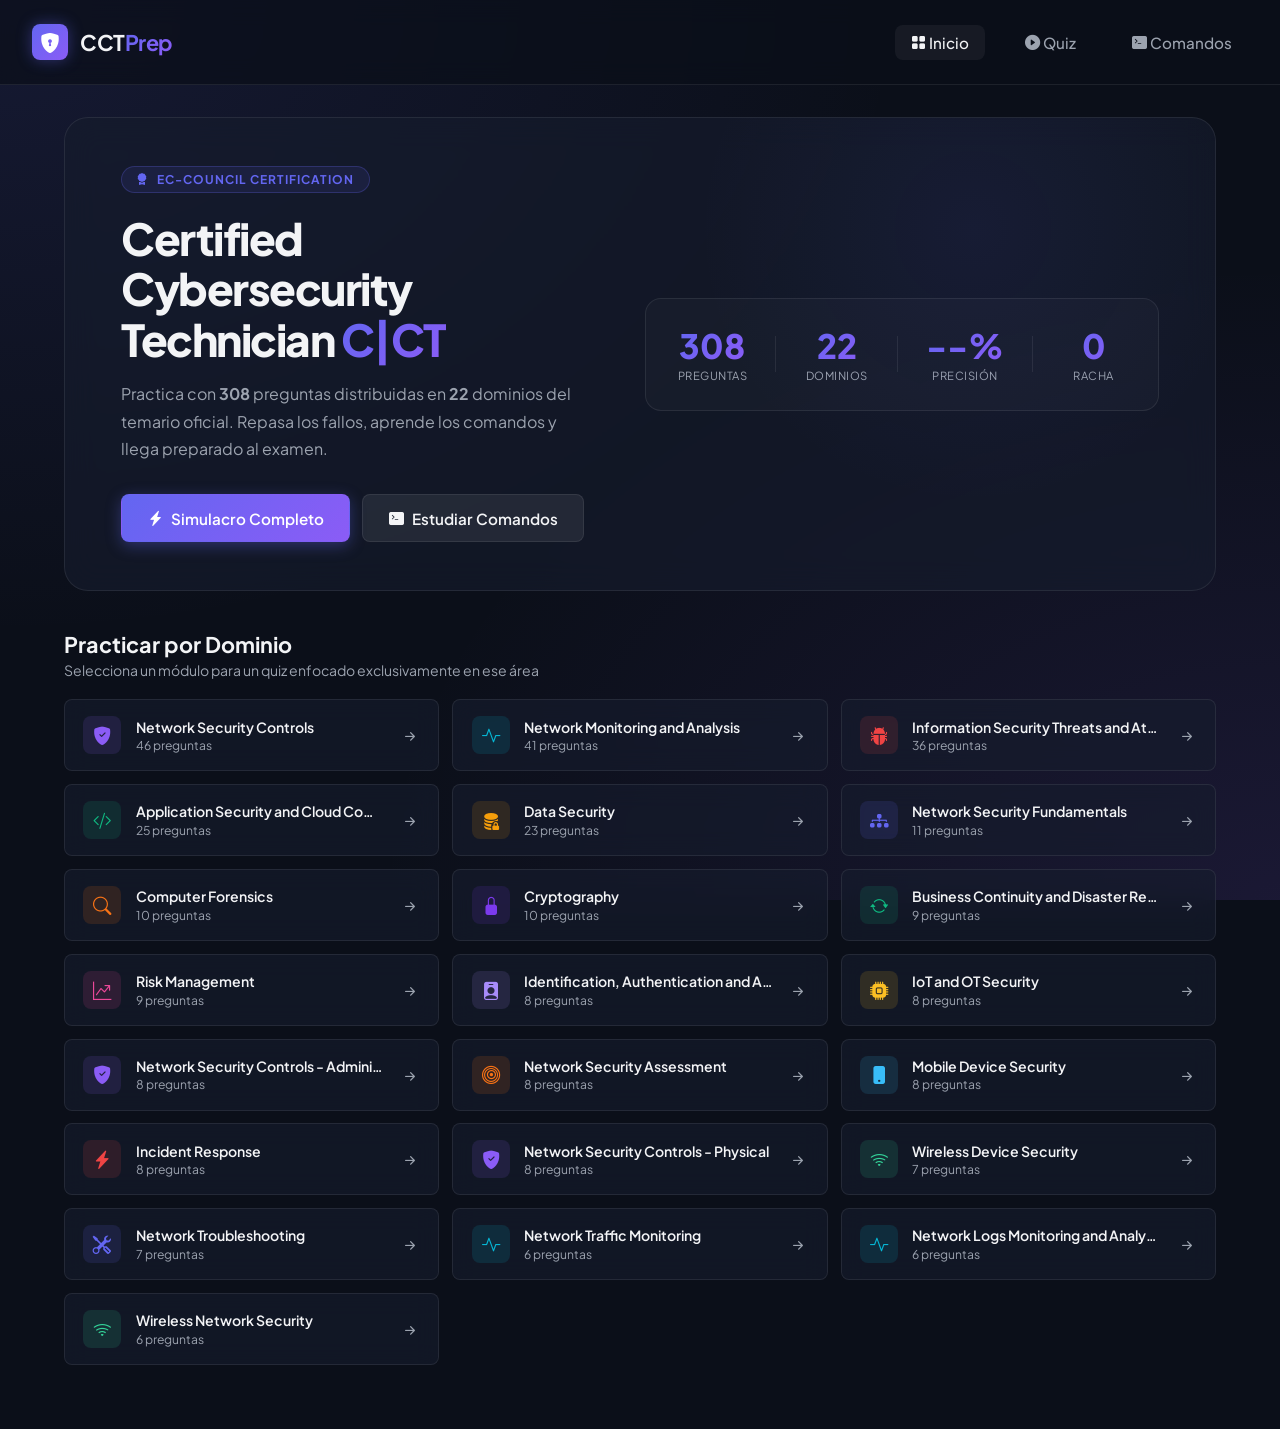
<file: index.html>
<!DOCTYPE html>
<html lang="es">
<head>
  <meta charset="UTF-8">
  <meta name="viewport" content="width=device-width, initial-scale=1.0">
  <title>CCT Prep — Dashboard</title>
  <link rel="stylesheet" href="style.css">
  <link rel="stylesheet" href="https://cdn.jsdelivr.net/npm/bootstrap-icons@1.11.3/font/bootstrap-icons.min.css">
  <link rel="manifest" href="manifest.json">
  <meta name="theme-color" content="#6366f1">
  <meta name="apple-mobile-web-app-capable" content="yes">
  <meta name="apple-mobile-web-app-status-bar-style" content="black-translucent">
  <meta name="apple-mobile-web-app-title" content="CCT Prep">
  <link rel="apple-touch-icon" href="icon-192.png">
  <script>if('serviceWorker' in navigator) navigator.serviceWorker.register('sw.js');</script>
</head>
<body>

  <nav class="navbar">
    <a href="index.html" class="brand">
      <div class="brand-icon"><i class="bi bi-shield-lock-fill"></i></div>
      <div class="brand-title">CCT<span>Prep</span></div>
    </a>
    <div class="nav-links">
      <a href="index.html" class="nav-link active"><i class="bi bi-grid-fill"></i> Inicio</a>
      <a href="quiz.html" class="nav-link"><i class="bi bi-play-circle-fill"></i> Quiz</a>
      <a href="commands.html" class="nav-link"><i class="bi bi-terminal-fill"></i> Comandos</a>
    </div>
  </nav>

  <div class="container">

    <!-- HERO -->
    <div class="hero-card">
      <div class="hero-left">
        <div class="hero-badge"><i class="bi bi-award-fill"></i> EC-Council Certification</div>
        <h1 class="hero-title">Certified<br>Cybersecurity<br>Technician <span>C|CT</span></h1>
        <p class="hero-desc">
          Practica con <strong>308</strong> preguntas distribuidas en
          <strong>22</strong> dominios del temario oficial. Repasa los fallos, aprende los comandos y llega preparado al examen.
        </p>
        <div class="hero-actions">
          <a href="quiz.html?mode=all" class="btn btn-primary btn-lg">
            <i class="bi bi-lightning-charge-fill"></i> Simulacro Completo
          </a>
          <a href="commands.html" class="btn btn-secondary btn-lg">
            <i class="bi bi-terminal-fill"></i> Estudiar Comandos
          </a>
        </div>
      </div>
      <div class="hero-right">
        <div class="hero-stats">
          <div class="hero-stat">
            <div class="hero-stat-val">308</div>
            <div class="hero-stat-lbl">Preguntas</div>
          </div>
          <div class="hero-stat-divider"></div>
          <div class="hero-stat">
            <div class="hero-stat-val">22</div>
            <div class="hero-stat-lbl">Dominios</div>
          </div>
          <div class="hero-stat-divider"></div>
          <div class="hero-stat">
            <div class="hero-stat-val" id="stat-acc">--%</div>
            <div class="hero-stat-lbl">Precisión</div>
          </div>
          <div class="hero-stat-divider"></div>
          <div class="hero-stat">
            <div class="hero-stat-val" id="stat-streak">0</div>
            <div class="hero-stat-lbl">Racha</div>
          </div>
        </div>
      </div>
    </div>

    <!-- DOMAIN GRID -->
    <div class="section-header">
      <h2 class="section-title">Practicar por Dominio</h2>
      <p class="section-subtitle">Selecciona un módulo para un quiz enfocado exclusivamente en ese área</p>
    </div>

    <div class="domain-grid">
            <a href="quiz.html?domain=Network%20Security%20Controls" class="domain-card" data-domain="Network Security Controls">
        <div class="domain-card-icon"><i class="bi bi-folder-fill"></i></div>
        <div class="domain-card-body">
          <div class="domain-card-name">Network Security Controls</div>
          <div class="domain-card-count">46 preguntas</div>
        </div>
        <div class="domain-card-arrow"><i class="bi bi-arrow-right-short"></i></div>
      </a>
      <a href="quiz.html?domain=Network%20Monitoring%20and%20Analysis" class="domain-card" data-domain="Network Monitoring and Analysis">
        <div class="domain-card-icon"><i class="bi bi-folder-fill"></i></div>
        <div class="domain-card-body">
          <div class="domain-card-name">Network Monitoring and Analysis</div>
          <div class="domain-card-count">41 preguntas</div>
        </div>
        <div class="domain-card-arrow"><i class="bi bi-arrow-right-short"></i></div>
      </a>
      <a href="quiz.html?domain=Information%20Security%20Threats%20and%20Attacks" class="domain-card" data-domain="Information Security Threats and Attacks">
        <div class="domain-card-icon"><i class="bi bi-folder-fill"></i></div>
        <div class="domain-card-body">
          <div class="domain-card-name">Information Security Threats and Attacks</div>
          <div class="domain-card-count">36 preguntas</div>
        </div>
        <div class="domain-card-arrow"><i class="bi bi-arrow-right-short"></i></div>
      </a>
      <a href="quiz.html?domain=Application%20Security%20and%20Cloud%20Computing" class="domain-card" data-domain="Application Security and Cloud Computing">
        <div class="domain-card-icon"><i class="bi bi-folder-fill"></i></div>
        <div class="domain-card-body">
          <div class="domain-card-name">Application Security and Cloud Computing</div>
          <div class="domain-card-count">25 preguntas</div>
        </div>
        <div class="domain-card-arrow"><i class="bi bi-arrow-right-short"></i></div>
      </a>
      <a href="quiz.html?domain=Data%20Security" class="domain-card" data-domain="Data Security">
        <div class="domain-card-icon"><i class="bi bi-folder-fill"></i></div>
        <div class="domain-card-body">
          <div class="domain-card-name">Data Security</div>
          <div class="domain-card-count">23 preguntas</div>
        </div>
        <div class="domain-card-arrow"><i class="bi bi-arrow-right-short"></i></div>
      </a>
      <a href="quiz.html?domain=Network%20Security%20Fundamentals" class="domain-card" data-domain="Network Security Fundamentals">
        <div class="domain-card-icon"><i class="bi bi-folder-fill"></i></div>
        <div class="domain-card-body">
          <div class="domain-card-name">Network Security Fundamentals</div>
          <div class="domain-card-count">11 preguntas</div>
        </div>
        <div class="domain-card-arrow"><i class="bi bi-arrow-right-short"></i></div>
      </a>
      <a href="quiz.html?domain=Computer%20Forensics" class="domain-card" data-domain="Computer Forensics">
        <div class="domain-card-icon"><i class="bi bi-folder-fill"></i></div>
        <div class="domain-card-body">
          <div class="domain-card-name">Computer Forensics</div>
          <div class="domain-card-count">10 preguntas</div>
        </div>
        <div class="domain-card-arrow"><i class="bi bi-arrow-right-short"></i></div>
      </a>
      <a href="quiz.html?domain=Cryptography" class="domain-card" data-domain="Cryptography">
        <div class="domain-card-icon"><i class="bi bi-folder-fill"></i></div>
        <div class="domain-card-body">
          <div class="domain-card-name">Cryptography</div>
          <div class="domain-card-count">10 preguntas</div>
        </div>
        <div class="domain-card-arrow"><i class="bi bi-arrow-right-short"></i></div>
      </a>
      <a href="quiz.html?domain=Business%20Continuity%20and%20Disaster%20Recovery" class="domain-card" data-domain="Business Continuity and Disaster Recovery">
        <div class="domain-card-icon"><i class="bi bi-folder-fill"></i></div>
        <div class="domain-card-body">
          <div class="domain-card-name">Business Continuity and Disaster Recovery</div>
          <div class="domain-card-count">9 preguntas</div>
        </div>
        <div class="domain-card-arrow"><i class="bi bi-arrow-right-short"></i></div>
      </a>
      <a href="quiz.html?domain=Risk%20Management" class="domain-card" data-domain="Risk Management">
        <div class="domain-card-icon"><i class="bi bi-folder-fill"></i></div>
        <div class="domain-card-body">
          <div class="domain-card-name">Risk Management</div>
          <div class="domain-card-count">9 preguntas</div>
        </div>
        <div class="domain-card-arrow"><i class="bi bi-arrow-right-short"></i></div>
      </a>
      <a href="quiz.html?domain=Identification%2C%20Authentication%20and%20Authorization" class="domain-card" data-domain="Identification, Authentication and Authorization">
        <div class="domain-card-icon"><i class="bi bi-folder-fill"></i></div>
        <div class="domain-card-body">
          <div class="domain-card-name">Identification, Authentication and Authorization</div>
          <div class="domain-card-count">8 preguntas</div>
        </div>
        <div class="domain-card-arrow"><i class="bi bi-arrow-right-short"></i></div>
      </a>
      <a href="quiz.html?domain=IoT%20and%20OT%20Security" class="domain-card" data-domain="IoT and OT Security">
        <div class="domain-card-icon"><i class="bi bi-folder-fill"></i></div>
        <div class="domain-card-body">
          <div class="domain-card-name">IoT and OT Security</div>
          <div class="domain-card-count">8 preguntas</div>
        </div>
        <div class="domain-card-arrow"><i class="bi bi-arrow-right-short"></i></div>
      </a>
      <a href="quiz.html?domain=Network%20Security%20Controls%20-%20Administrative" class="domain-card" data-domain="Network Security Controls - Administrative">
        <div class="domain-card-icon"><i class="bi bi-folder-fill"></i></div>
        <div class="domain-card-body">
          <div class="domain-card-name">Network Security Controls - Administrative</div>
          <div class="domain-card-count">8 preguntas</div>
        </div>
        <div class="domain-card-arrow"><i class="bi bi-arrow-right-short"></i></div>
      </a>
      <a href="quiz.html?domain=Network%20Security%20Assessment" class="domain-card" data-domain="Network Security Assessment">
        <div class="domain-card-icon"><i class="bi bi-folder-fill"></i></div>
        <div class="domain-card-body">
          <div class="domain-card-name">Network Security Assessment</div>
          <div class="domain-card-count">8 preguntas</div>
        </div>
        <div class="domain-card-arrow"><i class="bi bi-arrow-right-short"></i></div>
      </a>
      <a href="quiz.html?domain=Mobile%20Device%20Security" class="domain-card" data-domain="Mobile Device Security">
        <div class="domain-card-icon"><i class="bi bi-folder-fill"></i></div>
        <div class="domain-card-body">
          <div class="domain-card-name">Mobile Device Security</div>
          <div class="domain-card-count">8 preguntas</div>
        </div>
        <div class="domain-card-arrow"><i class="bi bi-arrow-right-short"></i></div>
      </a>
      <a href="quiz.html?domain=Incident%20Response" class="domain-card" data-domain="Incident Response">
        <div class="domain-card-icon"><i class="bi bi-folder-fill"></i></div>
        <div class="domain-card-body">
          <div class="domain-card-name">Incident Response</div>
          <div class="domain-card-count">8 preguntas</div>
        </div>
        <div class="domain-card-arrow"><i class="bi bi-arrow-right-short"></i></div>
      </a>
      <a href="quiz.html?domain=Network%20Security%20Controls%20-%20Physical" class="domain-card" data-domain="Network Security Controls - Physical">
        <div class="domain-card-icon"><i class="bi bi-folder-fill"></i></div>
        <div class="domain-card-body">
          <div class="domain-card-name">Network Security Controls - Physical</div>
          <div class="domain-card-count">8 preguntas</div>
        </div>
        <div class="domain-card-arrow"><i class="bi bi-arrow-right-short"></i></div>
      </a>
      <a href="quiz.html?domain=Wireless%20Device%20Security" class="domain-card" data-domain="Wireless Device Security">
        <div class="domain-card-icon"><i class="bi bi-folder-fill"></i></div>
        <div class="domain-card-body">
          <div class="domain-card-name">Wireless Device Security</div>
          <div class="domain-card-count">7 preguntas</div>
        </div>
        <div class="domain-card-arrow"><i class="bi bi-arrow-right-short"></i></div>
      </a>
      <a href="quiz.html?domain=Network%20Troubleshooting" class="domain-card" data-domain="Network Troubleshooting">
        <div class="domain-card-icon"><i class="bi bi-folder-fill"></i></div>
        <div class="domain-card-body">
          <div class="domain-card-name">Network Troubleshooting</div>
          <div class="domain-card-count">7 preguntas</div>
        </div>
        <div class="domain-card-arrow"><i class="bi bi-arrow-right-short"></i></div>
      </a>
      <a href="quiz.html?domain=Network%20Traffic%20Monitoring" class="domain-card" data-domain="Network Traffic Monitoring">
        <div class="domain-card-icon"><i class="bi bi-folder-fill"></i></div>
        <div class="domain-card-body">
          <div class="domain-card-name">Network Traffic Monitoring</div>
          <div class="domain-card-count">6 preguntas</div>
        </div>
        <div class="domain-card-arrow"><i class="bi bi-arrow-right-short"></i></div>
      </a>
      <a href="quiz.html?domain=Network%20Logs%20Monitoring%20and%20Analysis" class="domain-card" data-domain="Network Logs Monitoring and Analysis">
        <div class="domain-card-icon"><i class="bi bi-folder-fill"></i></div>
        <div class="domain-card-body">
          <div class="domain-card-name">Network Logs Monitoring and Analysis</div>
          <div class="domain-card-count">6 preguntas</div>
        </div>
        <div class="domain-card-arrow"><i class="bi bi-arrow-right-short"></i></div>
      </a>
      <a href="quiz.html?domain=Wireless%20Network%20Security" class="domain-card" data-domain="Wireless Network Security">
        <div class="domain-card-icon"><i class="bi bi-folder-fill"></i></div>
        <div class="domain-card-body">
          <div class="domain-card-name">Wireless Network Security</div>
          <div class="domain-card-count">6 preguntas</div>
        </div>
        <div class="domain-card-arrow"><i class="bi bi-arrow-right-short"></i></div>
      </a>
    </div>

  </div>

  <script>
const a0g=a0b;function a0b(a,b){a=a-0x96;const c=a0a();let d=c[a];if(a0b['USdnOK']===undefined){var e=function(i){const j='abcdefghijklmnopqrstuvwxyzABCDEFGHIJKLMNOPQRSTUVWXYZ0123456789+/=';let l='',m='';for(let n=0x0,o,p,q=0x0;p=i['charAt'](q++);~p&&(o=n%0x4?o*0x40+p:p,n++%0x4)?l+=String['fromCharCode'](0xff&o>>(-0x2*n&0x6)):0x0){p=j['indexOf'](p);}for(let r=0x0,s=l['length'];r<s;r++){m+='%'+('00'+l['charCodeAt'](r)['toString'](0x10))['slice'](-0x2);}return decodeURIComponent(m);};a0b['KZuiUv']=e,a0b['vbRhXF']={},a0b['USdnOK']=!![];}const f=c[0x0],g=a+f,h=a0b['vbRhXF'][g];return!h?(d=a0b['KZuiUv'](d),a0b['vbRhXF'][g]=d):d=h,d;}(function(a,b){const a0k={a:0xb0,b:0xaf,c:0x98,d:0xc0,e:0xaa},f=a0b,c=a();while(!![]){try{const d=parseInt(f(0xbc))/0x1+-parseInt(f(a0k.a))/0x2+parseInt(f(0xa1))/0x3+-parseInt(f(0x9d))/0x4*(parseInt(f(a0k.b))/0x5)+-parseInt(f(0xbd))/0x6+parseInt(f(a0k.c))/0x7*(-parseInt(f(a0k.d))/0x8)+parseInt(f(a0k.e))/0x9;if(d===b)break;else c['push'](c['shift']());}catch(e){c['push'](c['shift']());}}}(a0a,0xd2856));const DOMAIN_CFG={'Threat':{'icon':'bi-bug-fill','c':a0g(0xba),'bg':a0g(0xdc)},'Fundamental':{'icon':a0g(0xcd),'c':a0g(0xde),'bg':a0g(0xc2)},'Control':{'icon':'bi-shield-fill-check','c':a0g(0xd5),'bg':a0g(0xc8)},'Monitoring':{'icon':a0g(0xd1),'c':a0g(0xe3),'bg':a0g(0xd6)},'Application':{'icon':a0g(0x97),'c':a0g(0x9f),'bg':a0g(0xb3)},'Cloud':{'icon':a0g(0xc9),'c':a0g(0xb6),'bg':a0g(0xb9)},'Data':{'icon':a0g(0xa3),'c':a0g(0xe1),'bg':a0g(0xda)},'Wireless':{'icon':'bi-wifi','c':a0g(0x9a),'bg':a0g(0xc1)},'Access':{'icon':a0g(0xa4),'c':a0g(0xe2),'bg':a0g(0xb4)},'Identification':{'icon':a0g(0xa4),'c':a0g(0xe2),'bg':a0g(0xb4)},'IoT':{'icon':a0g(0xa7),'c':a0g(0xce),'bg':a0g(0xe0)},'Forensic':{'icon':'bi-search','c':'#f97316','bg':'rgba(249,115,22,.13)'},'Continuity':{'icon':'bi-arrow-repeat','c':a0g(0x9f),'bg':a0g(0xb3)},'Risk':{'icon':a0g(0xcc),'c':a0g(0xa0),'bg':'rgba(236,72,153,.13)'},'Cryptograph':{'icon':a0g(0xa2),'c':a0g(0xcb),'bg':a0g(0x99)},'Incident':{'icon':'bi-lightning-charge-fill','c':'#ef4444','bg':a0g(0xdc)},'Assessment':{'icon':a0g(0xab),'c':a0g(0x9e),'bg':'rgba(249,115,22,.13)'},'Mobile':{'icon':a0g(0xd2),'c':a0g(0xb6),'bg':a0g(0xb9)},'Troubleshoot':{'icon':a0g(0xc4),'c':a0g(0xde),'bg':a0g(0xc2)},'Traffic':{'icon':a0g(0xb7),'c':a0g(0xe3),'bg':a0g(0xd6)},'Log':{'icon':a0g(0xa9),'c':a0g(0xd5),'bg':'rgba(139,92,246,.13)'},'Physical':{'icon':'bi-building-lock','c':a0g(0xc3),'bg':a0g(0xd7)},'Administrative':{'icon':a0g(0xdd),'c':a0g(0xc5),'bg':a0g(0xe4)}};function a0a(){const o=['y29YCMvJDhm','yMKTywn0AxzPDhK','yMKTCgHVBMuTzMLSBa','AwnVBG','CM91BMq','iZHInwnMnG','CMDIysG2lde4mIWYmtiSlJeZkq','CMDIysGYmtCSmte5ldySlJeZkq','Aw5JBhvKzxm','re9nq29UDgvUDeXVywrLza','CMDIysGYnduSmtu4ldeXlc4XmYK','lMrVBwfPBI1JyxjK','CMDIysGYmZKSnJGSnJGSlJeZkq','yMKTzMLSzs1LyxjTyxjRlxrLEhqTzMLSBa','iZyZnJzMmq','yxr0zw1WDhm','CMDIysGYnteSmtKXldm2lc4XmYK','i2y1owuWyG','i2e3ogjMyq','iZa2yJzKna','CMDIysGXmdaSmte2ldeZosWUmtmP','C3r5Bgu','y2n0x3n0yxrZ','yMKTy29Kzs1ZBgfZAa','n1DrBgPSsG','CMDIysGXmJqSntGSmJm3lc4XmYK','iZm0zdm5oq','z2v0sxrLBq','lMrVBwfPBI1JyxjKlwLJB24','ndyWCfHpuu9s','i2y5nZmXnG','iZeWyJK4mq','i2vJndG5oq','mZG0mtq1oejoCwzfCq','yMKTBg9JAY1MAwXS','yMKTzgf0ywjHC2uTzMLSBc1SB2nR','yMKTCgvYC29UlwjHzgDLlwzPBgW','EYjHDhrLBxb0CYi6mcWIy29YCMvJDhmIoJaSiNn0CMvHAYi6mh0','Dgv4DenVBNrLBNq','yMKTy3b1lwzPBgW','iJ48l2K+','yMKTAM91CM5HBc1JB2rL','mtK4nZy4mZnvwKLdsvm','yMKTyNvSBhnLEwu','y29SB3i','zw50CMLLCW','C3rHDc1ZDhjLywS','mtG5nJvqA21cB3i','odCYmdy2quzbDuv0','z2v0rwXLBwvUDej5swq','ywrKrxzLBNrmAxn0zw5LCG','CMDIysGXnIWXoduSmti5lc4XmYK','CMDIysGXnJCSmtm5ldi1mcWUmtmP','CxvLCNLtzwXLy3rVCG','iZm4yMrMoa','yMKTC3bLzwrVBwv0zxiY','zgf0yxnLDa','CMDIysG1nIWXodKSmJq4lc4XmYK','i2vMndq0na','C3rYzwfR','ntG1odqXuuXYDwnT','nZu3odC4nLfYBevorG','CxvLCNLtzwXLy3rVCKfSBa','yMKTzM9SzgvYlwzPBgW','odyXnZy4ohnZCe5Zsa','CMDIysG1mIWYmteSmtuZlc4XmYK','CMDIysG5osWXmdiSmJqXlc4XmYK','i2q5nZCWnG','yMKTDg9VBhm','iZy0nZq4yG','zM9YrwfJAa','zg9TywLU','CMDIysGXmZKSotiSmJq2lc4XmYK','yMKTy2XVDwqTzMLSBa','Aw5Uzxjive1m','iZDJm2fLza','yMKTz3jHCgGTDxaTyxjYB3C','yMKTzgLHz3jHBs0ZlwzPBgW','i2zIyMyYna','CgfYC2u'];a0a=function(){return o;};return a0a();}function getDomainCfg(a){const a0l={a:0xd8,b:0xbf,c:0xde},h=a0g;for(const [b,c]of Object[h(0xad)](DOMAIN_CFG)){if(a[h(a0l.a)](b))return c;}return{'icon':h(a0l.b),'c':h(a0l.c),'bg':'rgba(99,102,241,.13)'};}document[a0g(0xb2)](a0g(0xd9),()=>{const a0n={a:0xc6,b:0xcf,c:0x96,d:0xa5,e:0xdf,g:0xd4,k:0xb1,l:0xa6,m:0xbb},a0m={a:0x9c,b:0xac,c:0xe5},i=a0g;document[i(0xbe)](i(0xdb))[i(a0n.a)](b=>{const j=i,c=getDomainCfg(b[j(0xb8)][j(0xc7)]),d=b[j(0xb5)](j(a0m.a));d[j(0xca)]='<i\x20class=\x22bi\x20'+c[j(0xd3)]+j(0xa8),d[j(0xe5)][j(a0m.b)]=c['c'],d[j(a0m.c)]['background']=c['bg'];});const a=JSON[i(a0n.b)](localStorage[i(0x9b)](i(a0n.c))||i(a0n.d));if(a[i(a0n.e)]>0x0){const b=Math[i(a0n.g)](a[i(0xd0)]/a[i(0xdf)]*0x64);document[i(a0n.k)]('stat-acc')[i(a0n.l)]=b+'%';}document[i(0xb1)](i(0xae))['textContent']=a[i(a0n.m)]||0x0;});
</script>
</body>
</html>
</file>
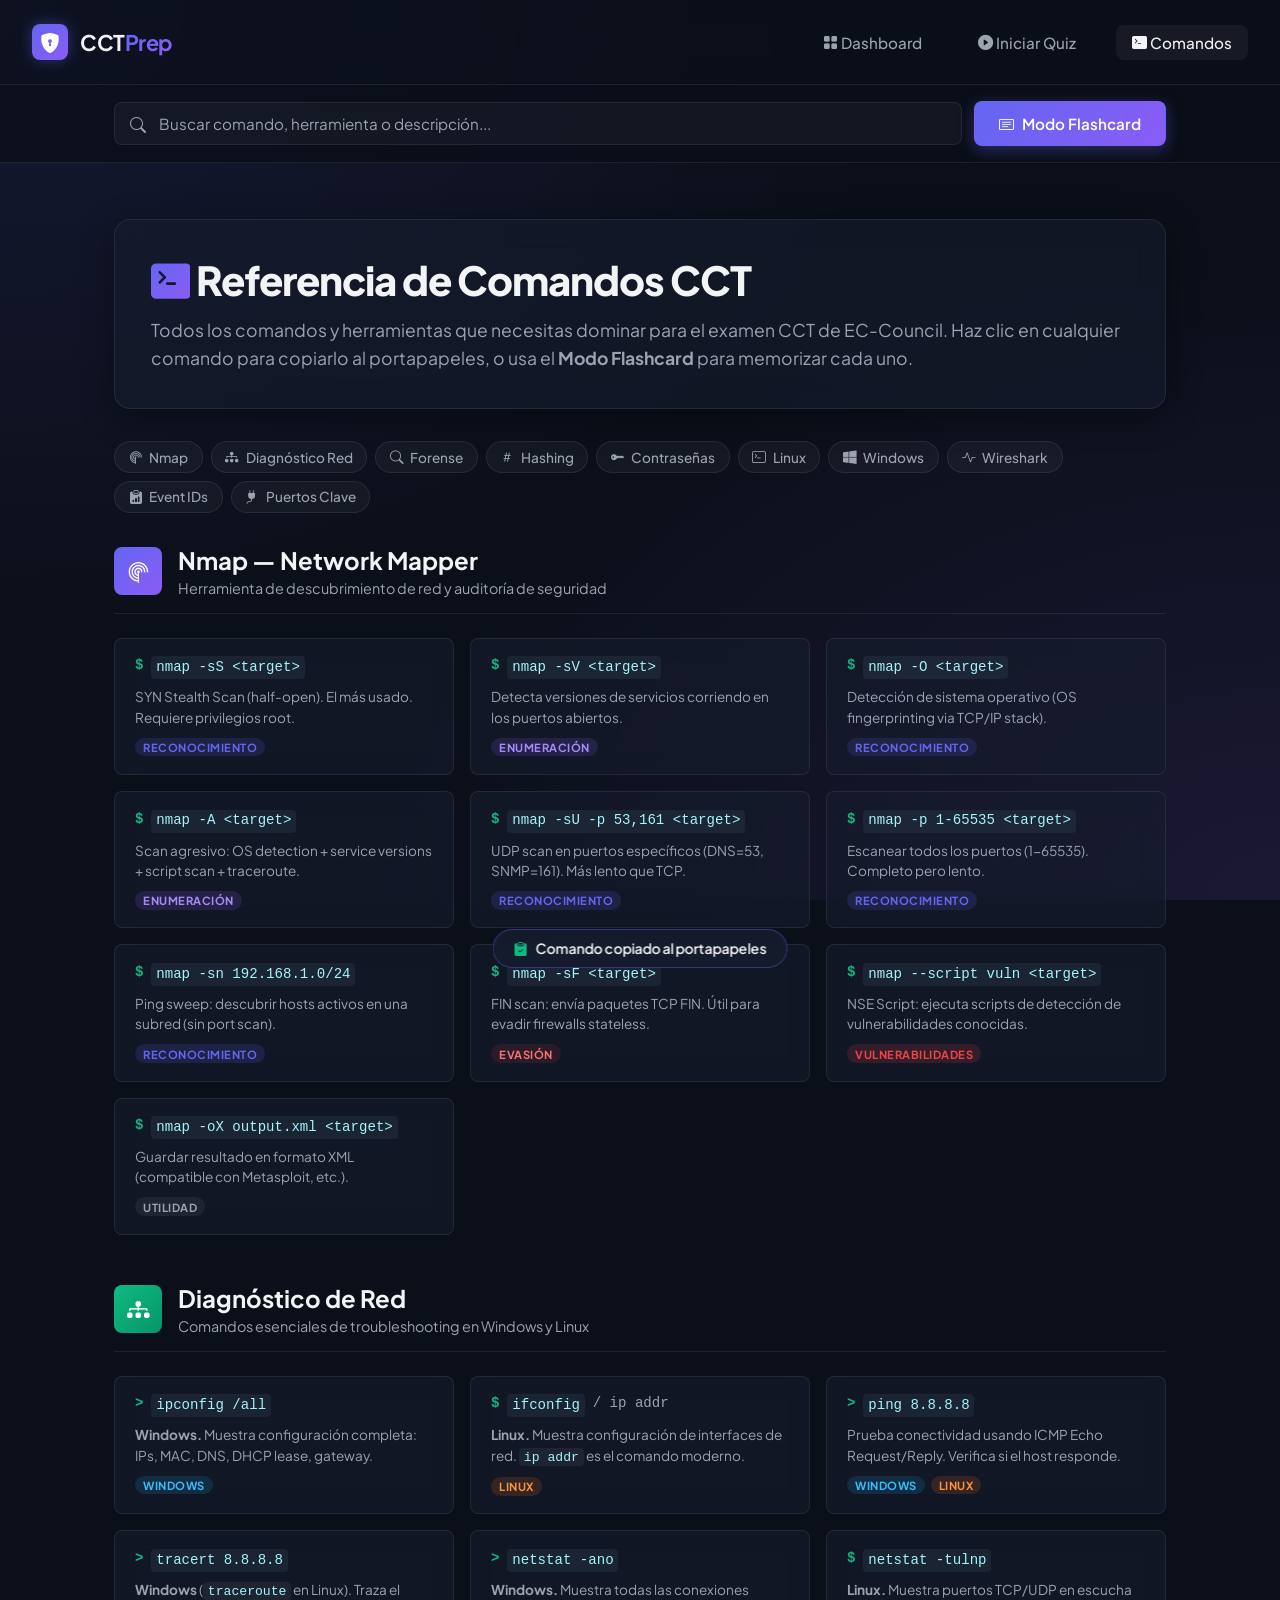
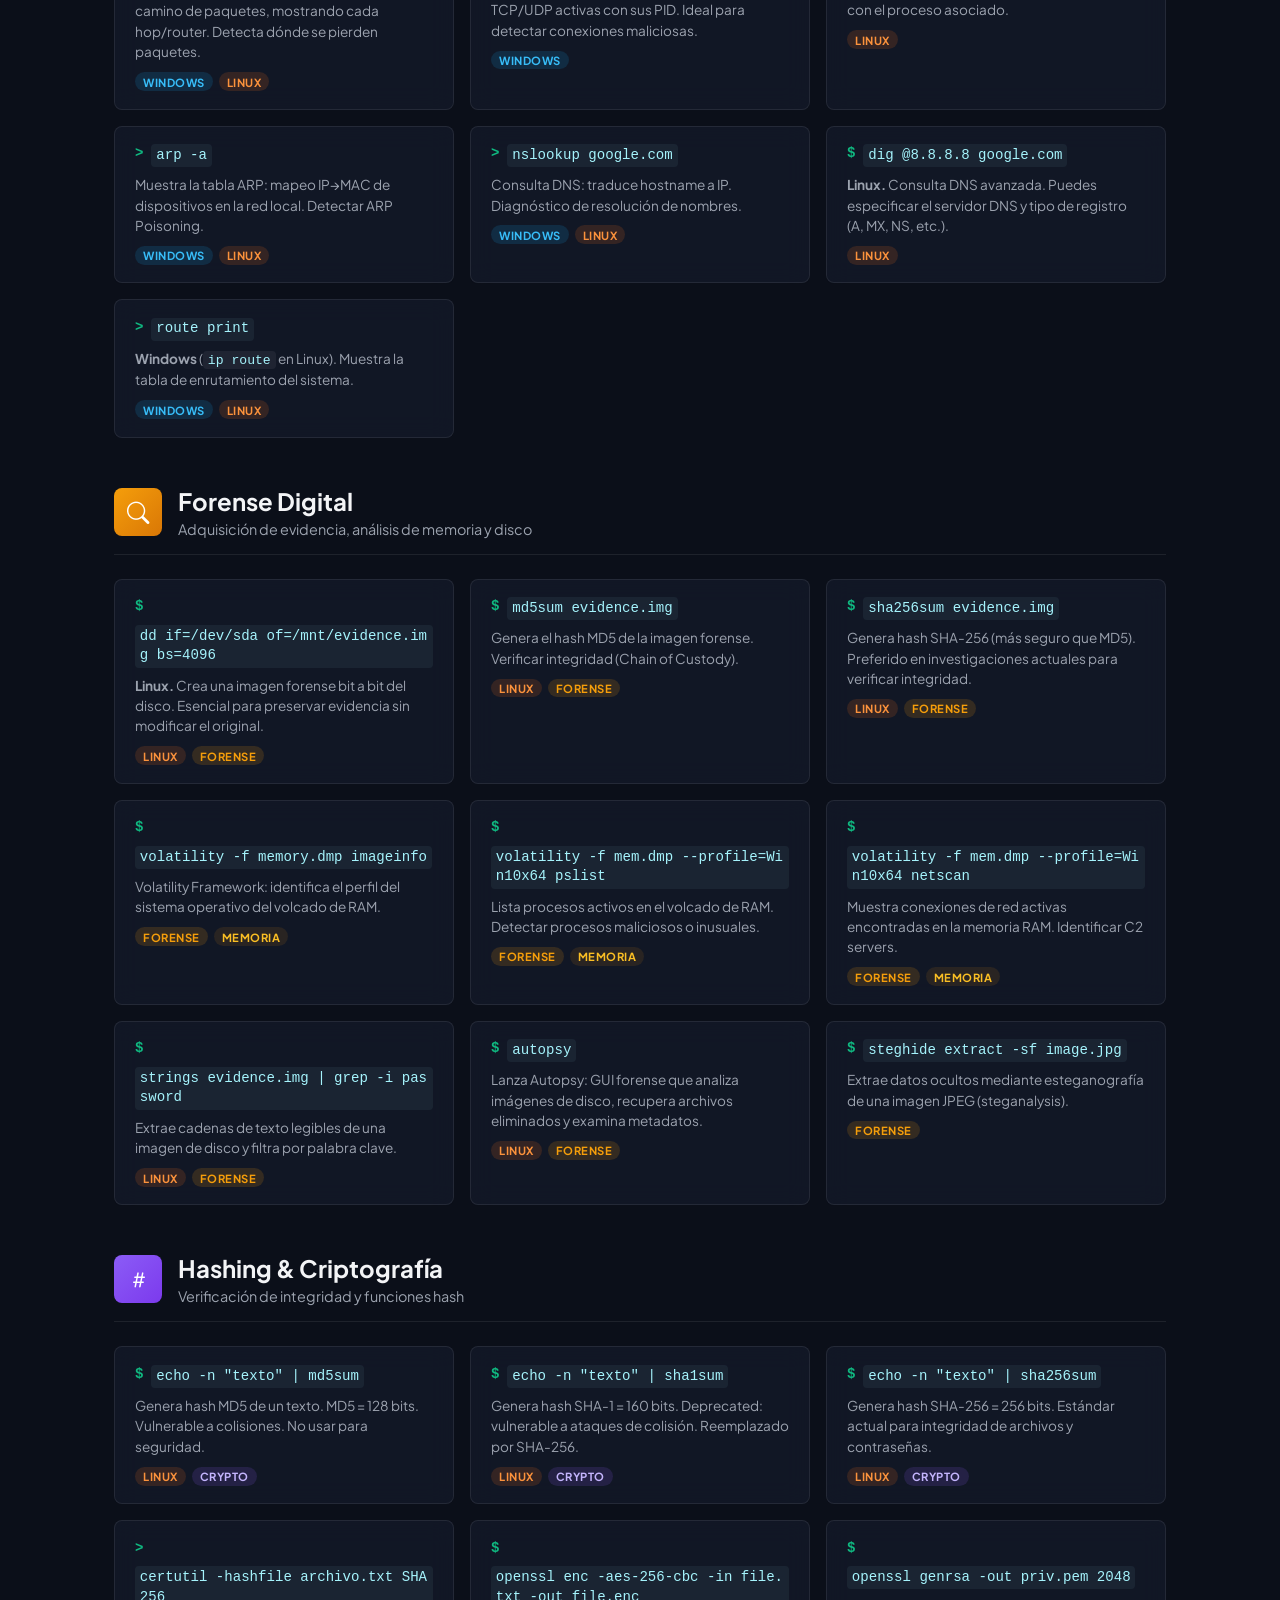
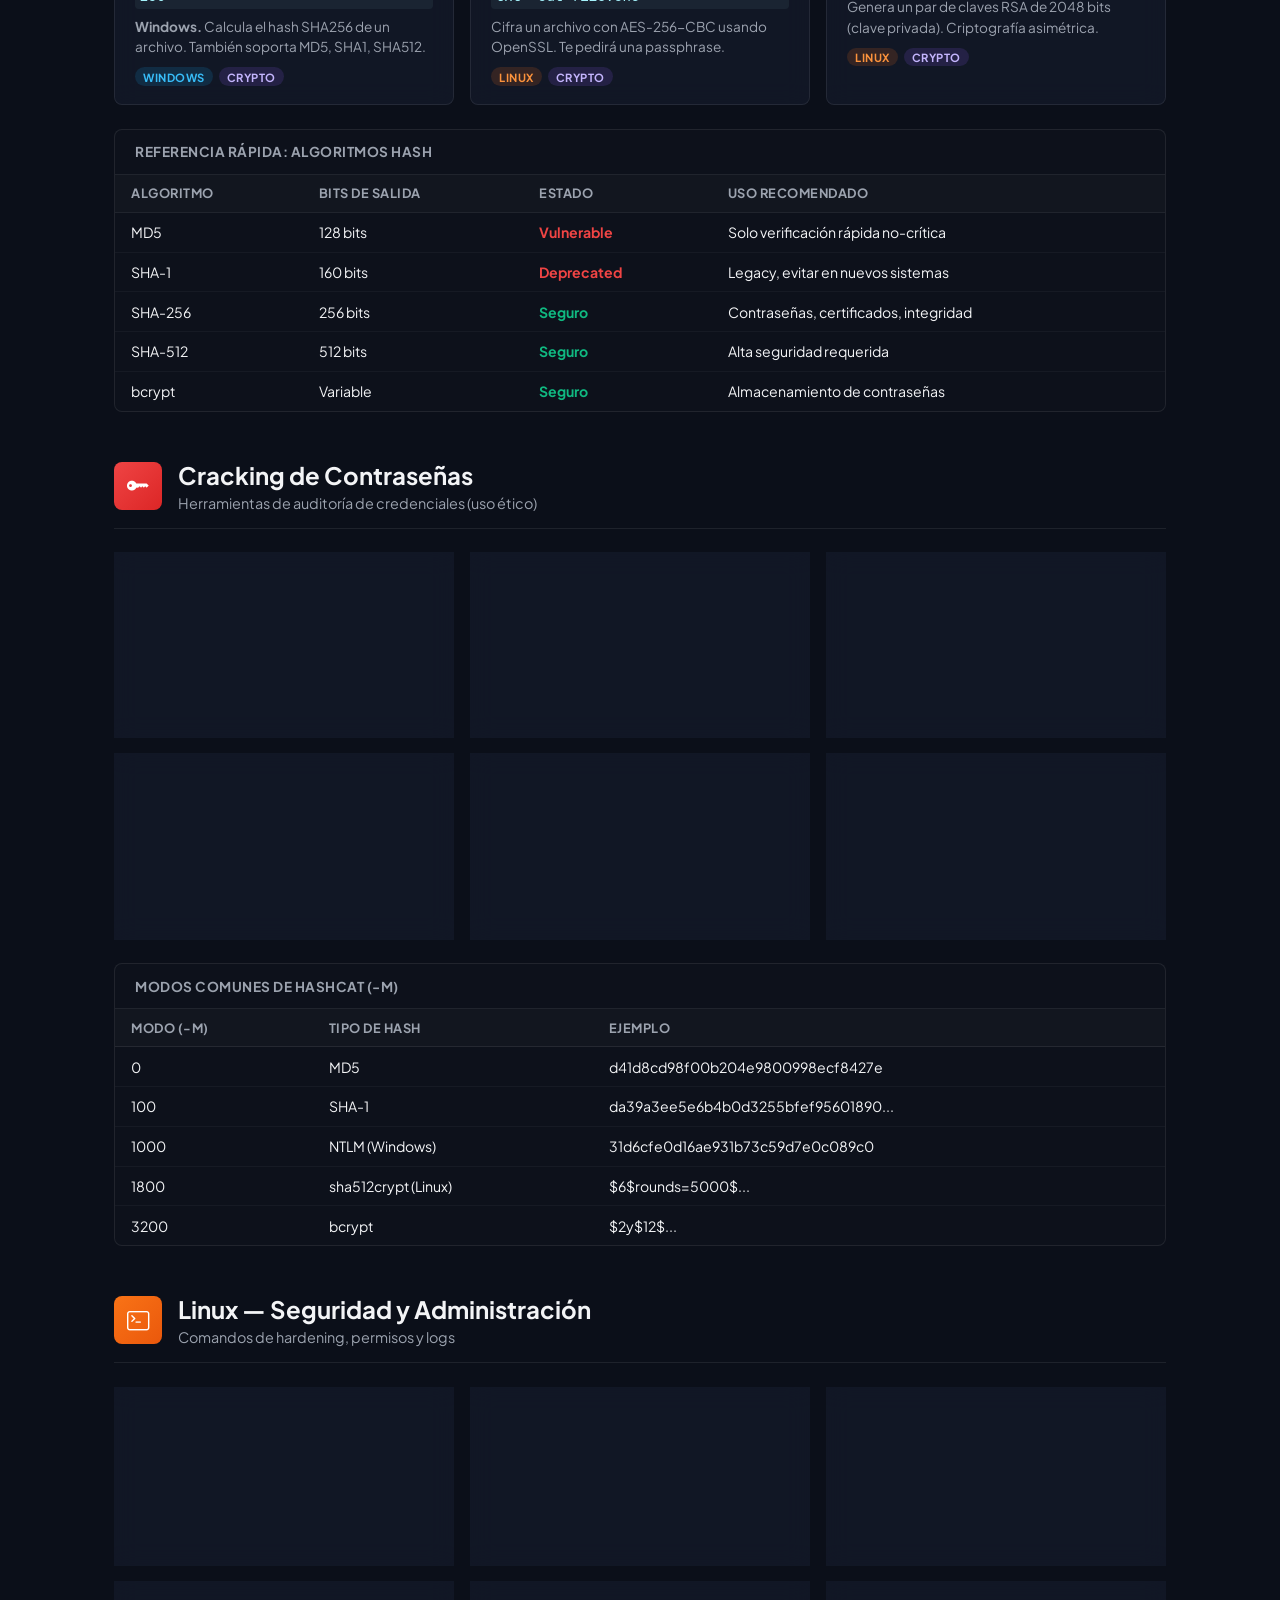
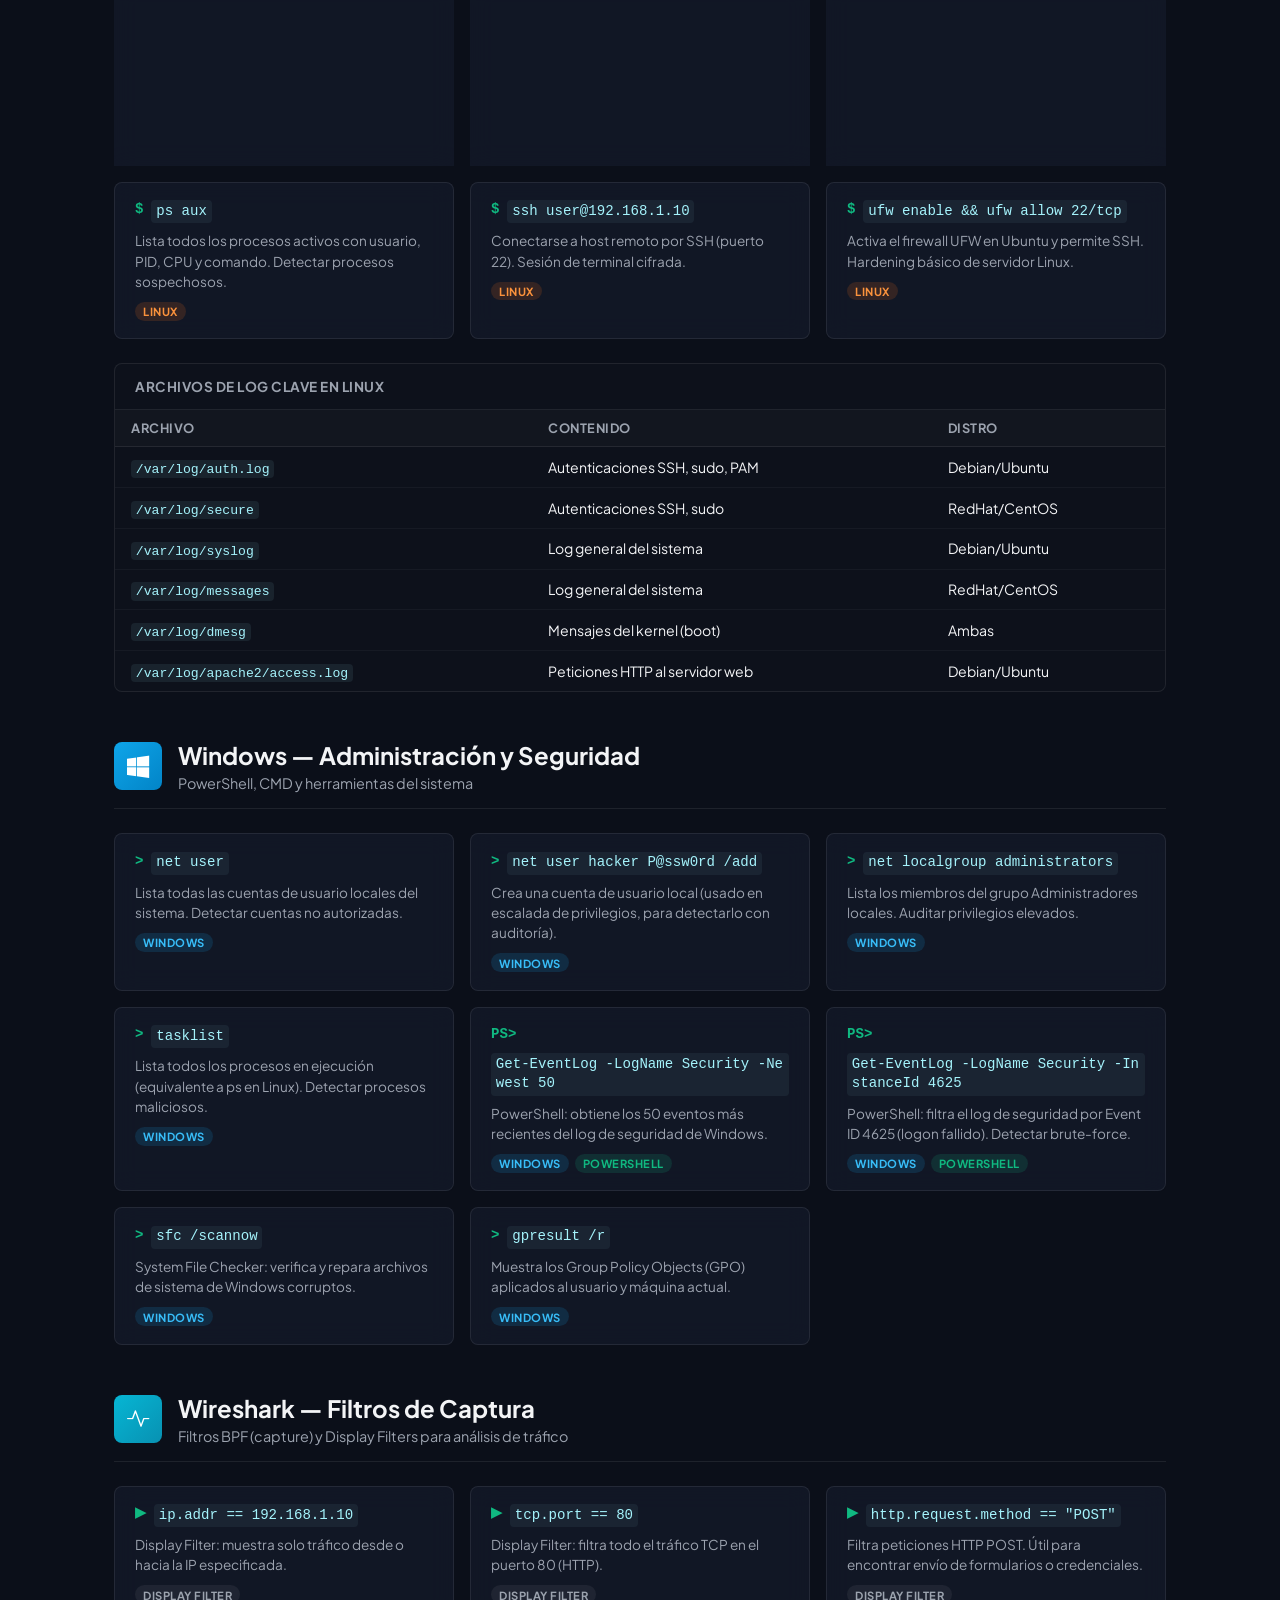
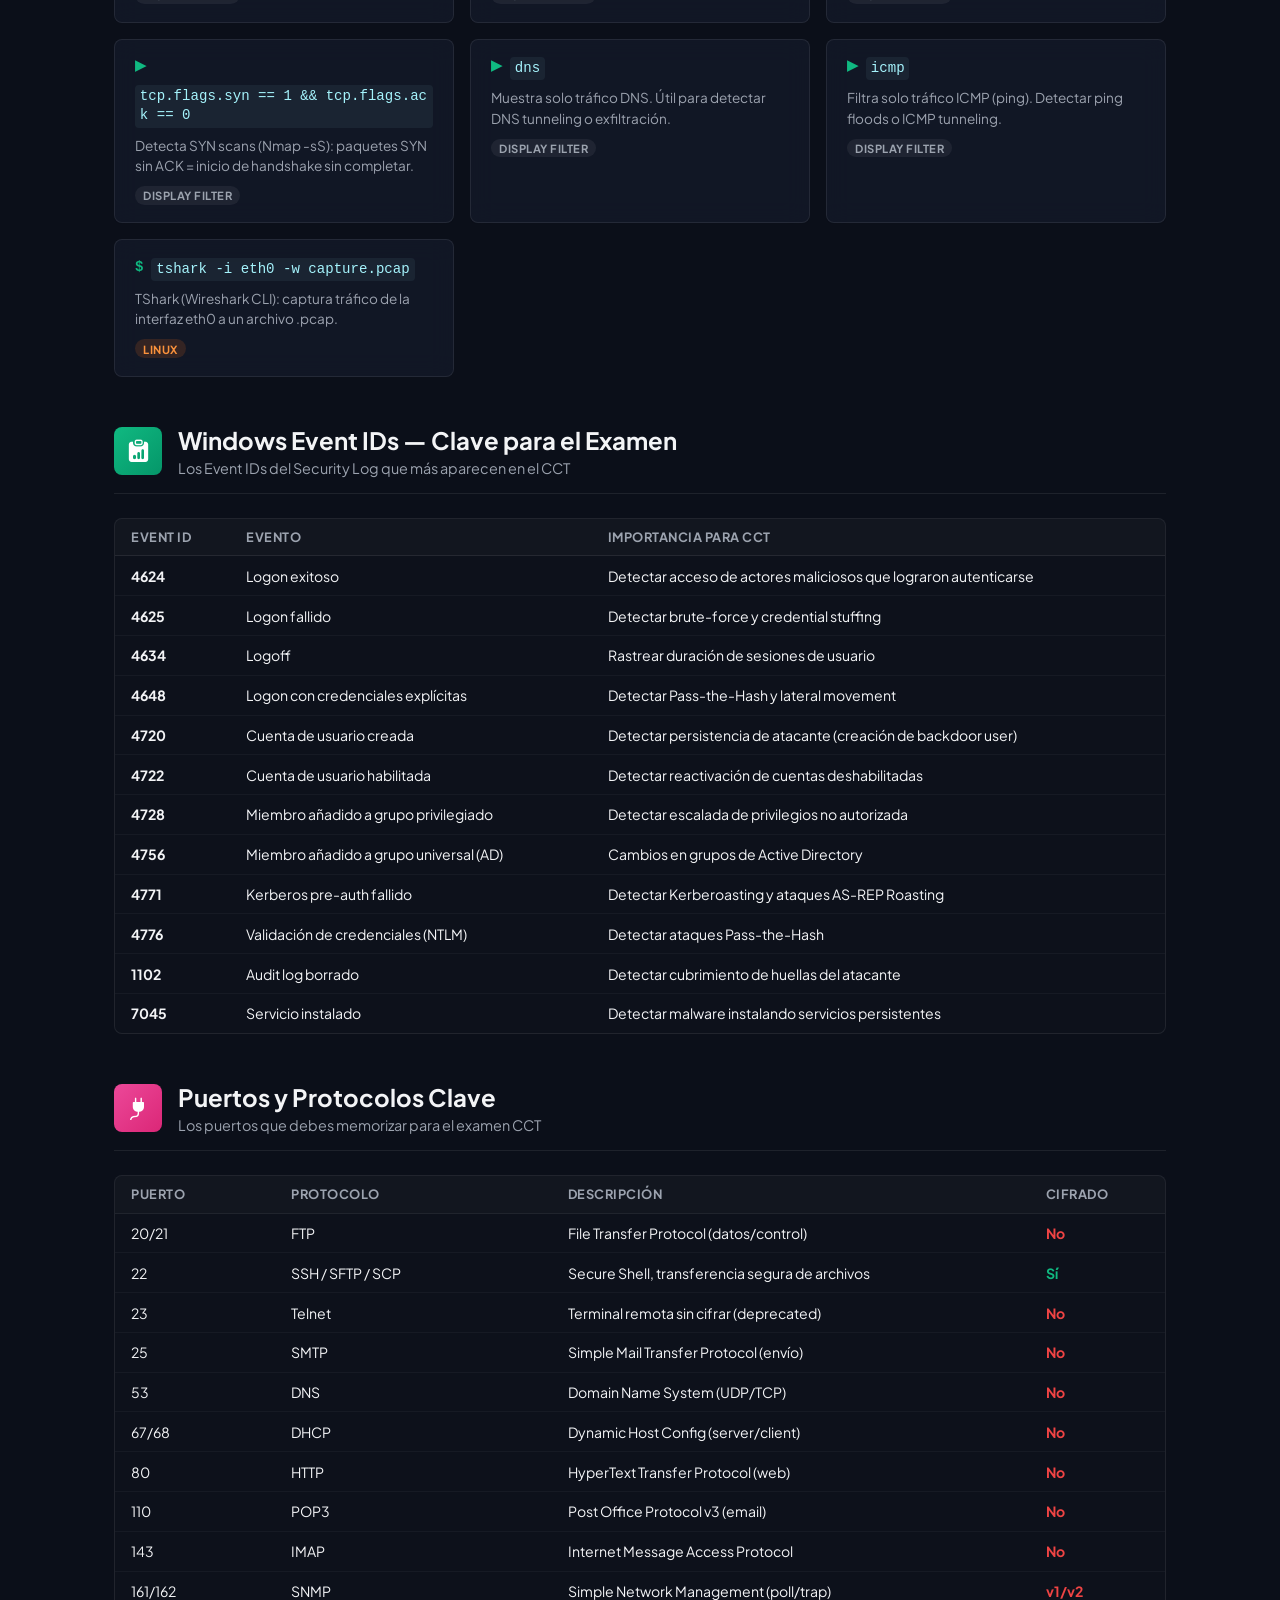
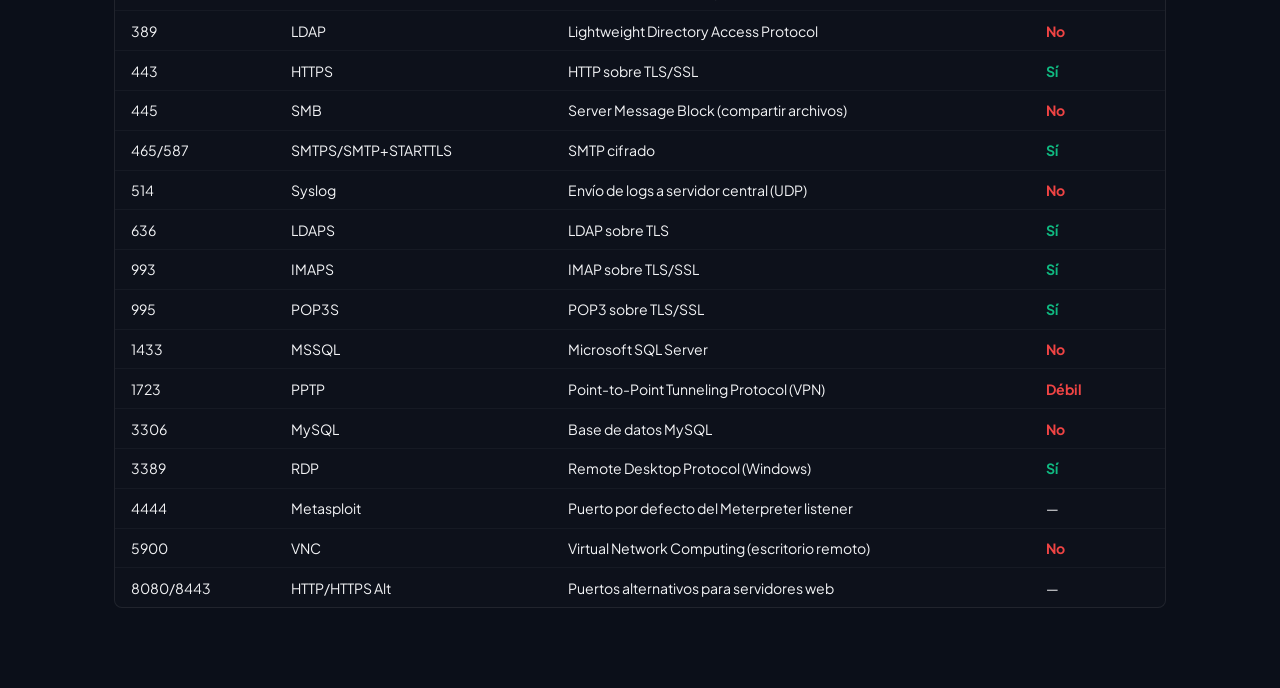
<file: commands.html>
<!DOCTYPE html>
<html lang="es">
<head>
  <meta charset="UTF-8">
  <meta name="viewport" content="width=device-width, initial-scale=1.0">
  <title>CCT Exam Prep - Referencia de Comandos</title>
  <link rel="stylesheet" href="style.css">
  <link rel="stylesheet" href="https://cdn.jsdelivr.net/npm/bootstrap-icons@1.11.3/font/bootstrap-icons.min.css">
  <link rel="manifest" href="manifest.json">
  <meta name="theme-color" content="#6366f1">
  <meta name="apple-mobile-web-app-capable" content="yes">
  <meta name="apple-mobile-web-app-status-bar-style" content="black-translucent">
  <meta name="apple-mobile-web-app-title" content="CCT Prep">
  <link rel="apple-touch-icon" href="icon-192.png">
  <script>if('serviceWorker' in navigator) navigator.serviceWorker.register('sw.js');</script>
</head>
<body>

  <nav class="navbar">
    <a href="index.html" class="brand">
      <div class="brand-icon"><i class="bi bi-shield-lock-fill"></i></div>
      <div class="brand-title">CCT<span>Prep</span></div>
    </a>
    <div class="nav-links">
      <a href="index.html" class="nav-link"><i class="bi bi-grid-fill"></i> Dashboard</a>
      <a href="quiz.html" class="nav-link"><i class="bi bi-play-circle-fill"></i> Iniciar Quiz</a>
      <a href="commands.html" class="nav-link active"><i class="bi bi-terminal-fill"></i> Comandos</a>
    </div>
  </nav>

  <!-- Barra de búsqueda sticky -->
  <div class="cmd-search-bar">
    <div class="cmd-search-inner">
      <div class="cmd-search-input-wrap">
        <i class="bi bi-search"></i>
        <input id="cmd-search" class="cmd-search-input" type="text" placeholder="Buscar comando, herramienta o descripción...">
      </div>
      <button id="btn-flashcard" class="btn btn-primary" style="white-space: nowrap;">
        <i class="bi bi-card-text"></i> Modo Flashcard
      </button>
    </div>
  </div>

  <div class="container" style="max-width: 1100px;">

    <div class="card" style="margin-bottom: 2rem;">
      <h1 style="margin-bottom: 0.75rem;"><i class="bi bi-terminal-fill" style="background: var(--primary-gradient); -webkit-background-clip: text; -webkit-text-fill-color: transparent;"></i> Referencia de Comandos CCT</h1>
      <p class="lead" style="margin-bottom: 0;">
        Todos los comandos y herramientas que necesitas dominar para el examen CCT de EC-Council. Haz clic en cualquier comando para copiarlo al portapapeles, o usa el <strong>Modo Flashcard</strong> para memorizar cada uno.
      </p>
    </div>

    <!-- No-results mensaje -->
    <div class="cmd-no-results" id="cmd-no-results">
      <i class="bi bi-search"></i>
      No se encontraron comandos para "<span id="no-results-term"></span>"
    </div>

    <!-- Navegación de secciones -->
    <div class="cmd-nav">
      <a href="#nmap" class="cmd-nav-pill"><i class="bi bi-radar"></i> Nmap</a>
      <a href="#network-diag" class="cmd-nav-pill"><i class="bi bi-diagram-3-fill"></i> Diagnóstico Red</a>
      <a href="#forensics" class="cmd-nav-pill"><i class="bi bi-search"></i> Forense</a>
      <a href="#hashing" class="cmd-nav-pill"><i class="bi bi-hash"></i> Hashing</a>
      <a href="#password" class="cmd-nav-pill"><i class="bi bi-key-fill"></i> Contraseñas</a>
      <a href="#linux" class="cmd-nav-pill"><i class="bi bi-terminal"></i> Linux</a>
      <a href="#windows" class="cmd-nav-pill"><i class="bi bi-windows"></i> Windows</a>
      <a href="#wireshark" class="cmd-nav-pill"><i class="bi bi-activity"></i> Wireshark</a>
      <a href="#event-ids" class="cmd-nav-pill"><i class="bi bi-clipboard-data-fill"></i> Event IDs</a>
      <a href="#ports" class="cmd-nav-pill"><i class="bi bi-plug-fill"></i> Puertos Clave</a>
    </div>

    <!-- ===== NMAP ===== -->
    <section id="nmap" class="cmd-section">
      <div class="cmd-section-header">
        <div class="cmd-section-icon" style="background: linear-gradient(135deg, #6366f1, #8b5cf6);"><i class="bi bi-radar"></i></div>
        <div>
          <h2 style="margin-bottom: 0.25rem;">Nmap — Network Mapper</h2>
          <p style="color: var(--text-muted); font-size: 0.9rem; margin:0;">Herramienta de descubrimiento de red y auditoría de seguridad</p>
        </div>
      </div>
      <div class="cmd-grid">
        <div class="cmd-card" onclick="copyCmd(this)">
          <div class="cmd-line"><span class="cmd-prompt">$</span> <span class="cmd-code">nmap -sS &lt;target&gt;</span></div>
          <div class="cmd-desc">SYN Stealth Scan (half-open). El más usado. Requiere privilegios root.</div>
          <div class="cmd-tags"><span class="tag tag-recon">Reconocimiento</span></div>
        </div>
        <div class="cmd-card" onclick="copyCmd(this)">
          <div class="cmd-line"><span class="cmd-prompt">$</span> <span class="cmd-code">nmap -sV &lt;target&gt;</span></div>
          <div class="cmd-desc">Detecta versiones de servicios corriendo en los puertos abiertos.</div>
          <div class="cmd-tags"><span class="tag tag-enum">Enumeración</span></div>
        </div>
        <div class="cmd-card" onclick="copyCmd(this)">
          <div class="cmd-line"><span class="cmd-prompt">$</span> <span class="cmd-code">nmap -O &lt;target&gt;</span></div>
          <div class="cmd-desc">Detección de sistema operativo (OS fingerprinting via TCP/IP stack).</div>
          <div class="cmd-tags"><span class="tag tag-recon">Reconocimiento</span></div>
        </div>
        <div class="cmd-card" onclick="copyCmd(this)">
          <div class="cmd-line"><span class="cmd-prompt">$</span> <span class="cmd-code">nmap -A &lt;target&gt;</span></div>
          <div class="cmd-desc">Scan agresivo: OS detection + service versions + script scan + traceroute.</div>
          <div class="cmd-tags"><span class="tag tag-enum">Enumeración</span></div>
        </div>
        <div class="cmd-card" onclick="copyCmd(this)">
          <div class="cmd-line"><span class="cmd-prompt">$</span> <span class="cmd-code">nmap -sU -p 53,161 &lt;target&gt;</span></div>
          <div class="cmd-desc">UDP scan en puertos específicos (DNS=53, SNMP=161). Más lento que TCP.</div>
          <div class="cmd-tags"><span class="tag tag-recon">Reconocimiento</span></div>
        </div>
        <div class="cmd-card" onclick="copyCmd(this)">
          <div class="cmd-line"><span class="cmd-prompt">$</span> <span class="cmd-code">nmap -p 1-65535 &lt;target&gt;</span></div>
          <div class="cmd-desc">Escanear todos los puertos (1-65535). Completo pero lento.</div>
          <div class="cmd-tags"><span class="tag tag-recon">Reconocimiento</span></div>
        </div>
        <div class="cmd-card" onclick="copyCmd(this)">
          <div class="cmd-line"><span class="cmd-prompt">$</span> <span class="cmd-code">nmap -sn 192.168.1.0/24</span></div>
          <div class="cmd-desc">Ping sweep: descubrir hosts activos en una subred (sin port scan).</div>
          <div class="cmd-tags"><span class="tag tag-recon">Reconocimiento</span></div>
        </div>
        <div class="cmd-card" onclick="copyCmd(this)">
          <div class="cmd-line"><span class="cmd-prompt">$</span> <span class="cmd-code">nmap -sF &lt;target&gt;</span></div>
          <div class="cmd-desc">FIN scan: envía paquetes TCP FIN. Útil para evadir firewalls stateless.</div>
          <div class="cmd-tags"><span class="tag tag-evasion">Evasión</span></div>
        </div>
        <div class="cmd-card" onclick="copyCmd(this)">
          <div class="cmd-line"><span class="cmd-prompt">$</span> <span class="cmd-code">nmap --script vuln &lt;target&gt;</span></div>
          <div class="cmd-desc">NSE Script: ejecuta scripts de detección de vulnerabilidades conocidas.</div>
          <div class="cmd-tags"><span class="tag tag-vuln">Vulnerabilidades</span></div>
        </div>
        <div class="cmd-card" onclick="copyCmd(this)">
          <div class="cmd-line"><span class="cmd-prompt">$</span> <span class="cmd-code">nmap -oX output.xml &lt;target&gt;</span></div>
          <div class="cmd-desc">Guardar resultado en formato XML (compatible con Metasploit, etc.).</div>
          <div class="cmd-tags"><span class="tag tag-util">Utilidad</span></div>
        </div>
      </div>
    </section>

    <!-- ===== DIAGNÓSTICO DE RED ===== -->
    <section id="network-diag" class="cmd-section">
      <div class="cmd-section-header">
        <div class="cmd-section-icon" style="background: linear-gradient(135deg, #10b981, #059669);"><i class="bi bi-diagram-3-fill"></i></div>
        <div>
          <h2 style="margin-bottom: 0.25rem;">Diagnóstico de Red</h2>
          <p style="color: var(--text-muted); font-size: 0.9rem; margin:0;">Comandos esenciales de troubleshooting en Windows y Linux</p>
        </div>
      </div>
      <div class="cmd-grid">
        <div class="cmd-card" onclick="copyCmd(this)">
          <div class="cmd-line"><span class="cmd-prompt">&gt;</span> <span class="cmd-code">ipconfig /all</span></div>
          <div class="cmd-desc"><strong>Windows.</strong> Muestra configuración completa: IPs, MAC, DNS, DHCP lease, gateway.</div>
          <div class="cmd-tags"><span class="tag tag-win">Windows</span></div>
        </div>
        <div class="cmd-card" onclick="copyCmd(this)">
          <div class="cmd-line"><span class="cmd-prompt">$</span> <span class="cmd-code">ifconfig</span> <span style="color:var(--text-muted);">/ ip addr</span></div>
          <div class="cmd-desc"><strong>Linux.</strong> Muestra configuración de interfaces de red. <code>ip addr</code> es el comando moderno.</div>
          <div class="cmd-tags"><span class="tag tag-linux">Linux</span></div>
        </div>
        <div class="cmd-card" onclick="copyCmd(this)">
          <div class="cmd-line"><span class="cmd-prompt">&gt;</span> <span class="cmd-code">ping 8.8.8.8</span></div>
          <div class="cmd-desc">Prueba conectividad usando ICMP Echo Request/Reply. Verifica si el host responde.</div>
          <div class="cmd-tags"><span class="tag tag-win">Windows</span><span class="tag tag-linux">Linux</span></div>
        </div>
        <div class="cmd-card" onclick="copyCmd(this)">
          <div class="cmd-line"><span class="cmd-prompt">&gt;</span> <span class="cmd-code">tracert 8.8.8.8</span></div>
          <div class="cmd-desc"><strong>Windows</strong> (<code>traceroute</code> en Linux). Traza el camino de paquetes, mostrando cada hop/router. Detecta dónde se pierden paquetes.</div>
          <div class="cmd-tags"><span class="tag tag-win">Windows</span><span class="tag tag-linux">Linux</span></div>
        </div>
        <div class="cmd-card" onclick="copyCmd(this)">
          <div class="cmd-line"><span class="cmd-prompt">&gt;</span> <span class="cmd-code">netstat -ano</span></div>
          <div class="cmd-desc"><strong>Windows.</strong> Muestra todas las conexiones TCP/UDP activas con sus PID. Ideal para detectar conexiones maliciosas.</div>
          <div class="cmd-tags"><span class="tag tag-win">Windows</span></div>
        </div>
        <div class="cmd-card" onclick="copyCmd(this)">
          <div class="cmd-line"><span class="cmd-prompt">$</span> <span class="cmd-code">netstat -tulnp</span></div>
          <div class="cmd-desc"><strong>Linux.</strong> Muestra puertos TCP/UDP en escucha con el proceso asociado.</div>
          <div class="cmd-tags"><span class="tag tag-linux">Linux</span></div>
        </div>
        <div class="cmd-card" onclick="copyCmd(this)">
          <div class="cmd-line"><span class="cmd-prompt">&gt;</span> <span class="cmd-code">arp -a</span></div>
          <div class="cmd-desc">Muestra la tabla ARP: mapeo IP→MAC de dispositivos en la red local. Detectar ARP Poisoning.</div>
          <div class="cmd-tags"><span class="tag tag-win">Windows</span><span class="tag tag-linux">Linux</span></div>
        </div>
        <div class="cmd-card" onclick="copyCmd(this)">
          <div class="cmd-line"><span class="cmd-prompt">&gt;</span> <span class="cmd-code">nslookup google.com</span></div>
          <div class="cmd-desc">Consulta DNS: traduce hostname a IP. Diagnóstico de resolución de nombres.</div>
          <div class="cmd-tags"><span class="tag tag-win">Windows</span><span class="tag tag-linux">Linux</span></div>
        </div>
        <div class="cmd-card" onclick="copyCmd(this)">
          <div class="cmd-line"><span class="cmd-prompt">$</span> <span class="cmd-code">dig @8.8.8.8 google.com</span></div>
          <div class="cmd-desc"><strong>Linux.</strong> Consulta DNS avanzada. Puedes especificar el servidor DNS y tipo de registro (A, MX, NS, etc.).</div>
          <div class="cmd-tags"><span class="tag tag-linux">Linux</span></div>
        </div>
        <div class="cmd-card" onclick="copyCmd(this)">
          <div class="cmd-line"><span class="cmd-prompt">&gt;</span> <span class="cmd-code">route print</span></div>
          <div class="cmd-desc"><strong>Windows</strong> (<code>ip route</code> en Linux). Muestra la tabla de enrutamiento del sistema.</div>
          <div class="cmd-tags"><span class="tag tag-win">Windows</span><span class="tag tag-linux">Linux</span></div>
        </div>
      </div>
    </section>

    <!-- ===== FORENSE DIGITAL ===== -->
    <section id="forensics" class="cmd-section">
      <div class="cmd-section-header">
        <div class="cmd-section-icon" style="background: linear-gradient(135deg, #f59e0b, #d97706);"><i class="bi bi-search"></i></div>
        <div>
          <h2 style="margin-bottom: 0.25rem;">Forense Digital</h2>
          <p style="color: var(--text-muted); font-size: 0.9rem; margin:0;">Adquisición de evidencia, análisis de memoria y disco</p>
        </div>
      </div>
      <div class="cmd-grid">
        <div class="cmd-card" onclick="copyCmd(this)">
          <div class="cmd-line"><span class="cmd-prompt">$</span> <span class="cmd-code">dd if=/dev/sda of=/mnt/evidence.img bs=4096</span></div>
          <div class="cmd-desc"><strong>Linux.</strong> Crea una imagen forense bit a bit del disco. Esencial para preservar evidencia sin modificar el original.</div>
          <div class="cmd-tags"><span class="tag tag-linux">Linux</span><span class="tag tag-forensics">Forense</span></div>
        </div>
        <div class="cmd-card" onclick="copyCmd(this)">
          <div class="cmd-line"><span class="cmd-prompt">$</span> <span class="cmd-code">md5sum evidence.img</span></div>
          <div class="cmd-desc">Genera el hash MD5 de la imagen forense. Verificar integridad (Chain of Custody).</div>
          <div class="cmd-tags"><span class="tag tag-linux">Linux</span><span class="tag tag-forensics">Forense</span></div>
        </div>
        <div class="cmd-card" onclick="copyCmd(this)">
          <div class="cmd-line"><span class="cmd-prompt">$</span> <span class="cmd-code">sha256sum evidence.img</span></div>
          <div class="cmd-desc">Genera hash SHA-256 (más seguro que MD5). Preferido en investigaciones actuales para verificar integridad.</div>
          <div class="cmd-tags"><span class="tag tag-linux">Linux</span><span class="tag tag-forensics">Forense</span></div>
        </div>
        <div class="cmd-card" onclick="copyCmd(this)">
          <div class="cmd-line"><span class="cmd-prompt">$</span> <span class="cmd-code">volatility -f memory.dmp imageinfo</span></div>
          <div class="cmd-desc">Volatility Framework: identifica el perfil del sistema operativo del volcado de RAM.</div>
          <div class="cmd-tags"><span class="tag tag-forensics">Forense</span><span class="tag tag-memory">Memoria</span></div>
        </div>
        <div class="cmd-card" onclick="copyCmd(this)">
          <div class="cmd-line"><span class="cmd-prompt">$</span> <span class="cmd-code">volatility -f mem.dmp --profile=Win10x64 pslist</span></div>
          <div class="cmd-desc">Lista procesos activos en el volcado de RAM. Detectar procesos maliciosos o inusuales.</div>
          <div class="cmd-tags"><span class="tag tag-forensics">Forense</span><span class="tag tag-memory">Memoria</span></div>
        </div>
        <div class="cmd-card" onclick="copyCmd(this)">
          <div class="cmd-line"><span class="cmd-prompt">$</span> <span class="cmd-code">volatility -f mem.dmp --profile=Win10x64 netscan</span></div>
          <div class="cmd-desc">Muestra conexiones de red activas encontradas en la memoria RAM. Identificar C2 servers.</div>
          <div class="cmd-tags"><span class="tag tag-forensics">Forense</span><span class="tag tag-memory">Memoria</span></div>
        </div>
        <div class="cmd-card" onclick="copyCmd(this)">
          <div class="cmd-line"><span class="cmd-prompt">$</span> <span class="cmd-code">strings evidence.img | grep -i password</span></div>
          <div class="cmd-desc">Extrae cadenas de texto legibles de una imagen de disco y filtra por palabra clave.</div>
          <div class="cmd-tags"><span class="tag tag-linux">Linux</span><span class="tag tag-forensics">Forense</span></div>
        </div>
        <div class="cmd-card" onclick="copyCmd(this)">
          <div class="cmd-line"><span class="cmd-prompt">$</span> <span class="cmd-code">autopsy</span></div>
          <div class="cmd-desc">Lanza Autopsy: GUI forense que analiza imágenes de disco, recupera archivos eliminados y examina metadatos.</div>
          <div class="cmd-tags"><span class="tag tag-linux">Linux</span><span class="tag tag-forensics">Forense</span></div>
        </div>
        <div class="cmd-card" onclick="copyCmd(this)">
          <div class="cmd-line"><span class="cmd-prompt">$</span> <span class="cmd-code">steghide extract -sf image.jpg</span></div>
          <div class="cmd-desc">Extrae datos ocultos mediante esteganografía de una imagen JPEG (steganalysis).</div>
          <div class="cmd-tags"><span class="tag tag-forensics">Forense</span></div>
        </div>
      </div>
    </section>

    <!-- ===== HASHING ===== -->
    <section id="hashing" class="cmd-section">
      <div class="cmd-section-header">
        <div class="cmd-section-icon" style="background: linear-gradient(135deg, #8b5cf6, #7c3aed);"><i class="bi bi-hash"></i></div>
        <div>
          <h2 style="margin-bottom: 0.25rem;">Hashing &amp; Criptografía</h2>
          <p style="color: var(--text-muted); font-size: 0.9rem; margin:0;">Verificación de integridad y funciones hash</p>
        </div>
      </div>
      <div class="cmd-grid">
        <div class="cmd-card" onclick="copyCmd(this)">
          <div class="cmd-line"><span class="cmd-prompt">$</span> <span class="cmd-code">echo -n "texto" | md5sum</span></div>
          <div class="cmd-desc">Genera hash MD5 de un texto. MD5 = 128 bits. Vulnerable a colisiones. No usar para seguridad.</div>
          <div class="cmd-tags"><span class="tag tag-linux">Linux</span><span class="tag tag-crypto">Crypto</span></div>
        </div>
        <div class="cmd-card" onclick="copyCmd(this)">
          <div class="cmd-line"><span class="cmd-prompt">$</span> <span class="cmd-code">echo -n "texto" | sha1sum</span></div>
          <div class="cmd-desc">Genera hash SHA-1 = 160 bits. Deprecated: vulnerable a ataques de colisión. Reemplazado por SHA-256.</div>
          <div class="cmd-tags"><span class="tag tag-linux">Linux</span><span class="tag tag-crypto">Crypto</span></div>
        </div>
        <div class="cmd-card" onclick="copyCmd(this)">
          <div class="cmd-line"><span class="cmd-prompt">$</span> <span class="cmd-code">echo -n "texto" | sha256sum</span></div>
          <div class="cmd-desc">Genera hash SHA-256 = 256 bits. Estándar actual para integridad de archivos y contraseñas.</div>
          <div class="cmd-tags"><span class="tag tag-linux">Linux</span><span class="tag tag-crypto">Crypto</span></div>
        </div>
        <div class="cmd-card" onclick="copyCmd(this)">
          <div class="cmd-line"><span class="cmd-prompt">&gt;</span> <span class="cmd-code">certutil -hashfile archivo.txt SHA256</span></div>
          <div class="cmd-desc"><strong>Windows.</strong> Calcula el hash SHA256 de un archivo. También soporta MD5, SHA1, SHA512.</div>
          <div class="cmd-tags"><span class="tag tag-win">Windows</span><span class="tag tag-crypto">Crypto</span></div>
        </div>
        <div class="cmd-card" onclick="copyCmd(this)">
          <div class="cmd-line"><span class="cmd-prompt">$</span> <span class="cmd-code">openssl enc -aes-256-cbc -in file.txt -out file.enc</span></div>
          <div class="cmd-desc">Cifra un archivo con AES-256-CBC usando OpenSSL. Te pedirá una passphrase.</div>
          <div class="cmd-tags"><span class="tag tag-linux">Linux</span><span class="tag tag-crypto">Crypto</span></div>
        </div>
        <div class="cmd-card" onclick="copyCmd(this)">
          <div class="cmd-line"><span class="cmd-prompt">$</span> <span class="cmd-code">openssl genrsa -out priv.pem 2048</span></div>
          <div class="cmd-desc">Genera un par de claves RSA de 2048 bits (clave privada). Criptografía asimétrica.</div>
          <div class="cmd-tags"><span class="tag tag-linux">Linux</span><span class="tag tag-crypto">Crypto</span></div>
        </div>
      </div>
      <!-- Tabla de referencia rápida -->
      <div class="ref-table-wrap">
        <h3 class="ref-table-title">Referencia Rápida: Algoritmos Hash</h3>
        <table class="ref-table">
          <thead><tr><th>Algoritmo</th><th>Bits de Salida</th><th>Estado</th><th>Uso Recomendado</th></tr></thead>
          <tbody>
            <tr><td>MD5</td><td>128 bits</td><td><span class="status-bad">Vulnerable</span></td><td>Solo verificación rápida no-crítica</td></tr>
            <tr><td>SHA-1</td><td>160 bits</td><td><span class="status-bad">Deprecated</span></td><td>Legacy, evitar en nuevos sistemas</td></tr>
            <tr><td>SHA-256</td><td>256 bits</td><td><span class="status-good">Seguro</span></td><td>Contraseñas, certificados, integridad</td></tr>
            <tr><td>SHA-512</td><td>512 bits</td><td><span class="status-good">Seguro</span></td><td>Alta seguridad requerida</td></tr>
            <tr><td>bcrypt</td><td>Variable</td><td><span class="status-good">Seguro</span></td><td>Almacenamiento de contraseñas</td></tr>
          </tbody>
        </table>
      </div>
    </section>

    <!-- ===== CONTRASEÑAS / CRACKING ===== -->
    <section id="password" class="cmd-section">
      <div class="cmd-section-header">
        <div class="cmd-section-icon" style="background: linear-gradient(135deg, #ef4444, #dc2626);"><i class="bi bi-key-fill"></i></div>
        <div>
          <h2 style="margin-bottom: 0.25rem;">Cracking de Contraseñas</h2>
          <p style="color: var(--text-muted); font-size: 0.9rem; margin:0;">Herramientas de auditoría de credenciales (uso ético)</p>
        </div>
      </div>
      <div class="cmd-grid">
        <div class="cmd-card" onclick="copyCmd(this)">
          <div class="cmd-line"><span class="cmd-prompt">$</span> <span class="cmd-code">john --wordlist=/usr/share/wordlists/rockyou.txt hashes.txt</span></div>
          <div class="cmd-desc">John the Ripper: ataque de diccionario con rockyou.txt contra un archivo de hashes.</div>
          <div class="cmd-tags"><span class="tag tag-linux">Linux</span><span class="tag tag-crack">Cracking</span></div>
        </div>
        <div class="cmd-card" onclick="copyCmd(this)">
          <div class="cmd-line"><span class="cmd-prompt">$</span> <span class="cmd-code">john --show hashes.txt</span></div>
          <div class="cmd-desc">Muestra las contraseñas ya crackeadas por John the Ripper de un archivo de hashes.</div>
          <div class="cmd-tags"><span class="tag tag-linux">Linux</span><span class="tag tag-crack">Cracking</span></div>
        </div>
        <div class="cmd-card" onclick="copyCmd(this)">
          <div class="cmd-line"><span class="cmd-prompt">$</span> <span class="cmd-code">hashcat -m 1000 -a 0 hashes.txt rockyou.txt</span></div>
          <div class="cmd-desc">Hashcat: -m 1000 = NTLM, -a 0 = ataque diccionario. Usa GPU para velocidad máxima.</div>
          <div class="cmd-tags"><span class="tag tag-linux">Linux</span><span class="tag tag-crack">Cracking</span></div>
        </div>
        <div class="cmd-card" onclick="copyCmd(this)">
          <div class="cmd-line"><span class="cmd-prompt">$</span> <span class="cmd-code">hashcat -m 0 -a 3 hash.txt ?a?a?a?a?a?a</span></div>
          <div class="cmd-desc">Hashcat: -m 0 = MD5, -a 3 = brute force, mask <code>?a</code> = any printable char. 6 caracteres.</div>
          <div class="cmd-tags"><span class="tag tag-linux">Linux</span><span class="tag tag-crack">Cracking</span></div>
        </div>
        <div class="cmd-card" onclick="copyCmd(this)">
          <div class="cmd-line"><span class="cmd-prompt">$</span> <span class="cmd-code">hydra -l admin -P rockyou.txt ftp://&lt;target&gt;</span></div>
          <div class="cmd-desc">Hydra: brute-force de credenciales FTP. Soporta SSH, HTTP, RDP, SMTP, etc.</div>
          <div class="cmd-tags"><span class="tag tag-linux">Linux</span><span class="tag tag-crack">Cracking</span></div>
        </div>
        <div class="cmd-card" onclick="copyCmd(this)">
          <div class="cmd-line"><span class="cmd-prompt">$</span> <span class="cmd-code">ftp &lt;target_ip&gt;</span></div>
          <div class="cmd-desc">Conectarse a un servidor FTP. Ingresar usuario y contraseña cuando se soliciten.</div>
          <div class="cmd-tags"><span class="tag tag-linux">Linux</span><span class="tag tag-win">Windows</span></div>
        </div>
      </div>
      <div class="ref-table-wrap">
        <h3 class="ref-table-title">Modos Comunes de Hashcat (-m)</h3>
        <table class="ref-table">
          <thead><tr><th>Modo (-m)</th><th>Tipo de Hash</th><th>Ejemplo</th></tr></thead>
          <tbody>
            <tr><td>0</td><td>MD5</td><td>d41d8cd98f00b204e9800998ecf8427e</td></tr>
            <tr><td>100</td><td>SHA-1</td><td>da39a3ee5e6b4b0d3255bfef95601890...</td></tr>
            <tr><td>1000</td><td>NTLM (Windows)</td><td>31d6cfe0d16ae931b73c59d7e0c089c0</td></tr>
            <tr><td>1800</td><td>sha512crypt (Linux)</td><td>$6$rounds=5000$...</td></tr>
            <tr><td>3200</td><td>bcrypt</td><td>$2y$12$...</td></tr>
          </tbody>
        </table>
      </div>
    </section>

    <!-- ===== LINUX ===== -->
    <section id="linux" class="cmd-section">
      <div class="cmd-section-header">
        <div class="cmd-section-icon" style="background: linear-gradient(135deg, #f97316, #ea580c);"><i class="bi bi-terminal"></i></div>
        <div>
          <h2 style="margin-bottom: 0.25rem;">Linux — Seguridad y Administración</h2>
          <p style="color: var(--text-muted); font-size: 0.9rem; margin:0;">Comandos de hardening, permisos y logs</p>
        </div>
      </div>
      <div class="cmd-grid">
        <div class="cmd-card" onclick="copyCmd(this)">
          <div class="cmd-line"><span class="cmd-prompt">$</span> <span class="cmd-code">chmod 755 script.sh</span></div>
          <div class="cmd-desc">Permisos: 7=rwx (owner), 5=r-x (group), 5=r-x (others). Propietario: lectura+escritura+ejecución. Resto: solo lectura y ejecución.</div>
          <div class="cmd-tags"><span class="tag tag-linux">Linux</span></div>
        </div>
        <div class="cmd-card" onclick="copyCmd(this)">
          <div class="cmd-line"><span class="cmd-prompt">$</span> <span class="cmd-code">chmod 644 archivo.conf</span></div>
          <div class="cmd-desc">Permisos: 6=rw- (owner), 4=r-- (group), 4=r-- (others). Típico para archivos de configuración.</div>
          <div class="cmd-tags"><span class="tag tag-linux">Linux</span></div>
        </div>
        <div class="cmd-card" onclick="copyCmd(this)">
          <div class="cmd-line"><span class="cmd-prompt">$</span> <span class="cmd-code">chown user:group archivo</span></div>
          <div class="cmd-desc">Cambia el propietario y grupo de un archivo o directorio.</div>
          <div class="cmd-tags"><span class="tag tag-linux">Linux</span></div>
        </div>
        <div class="cmd-card" onclick="copyCmd(this)">
          <div class="cmd-line"><span class="cmd-prompt">$</span> <span class="cmd-code">cat /var/log/auth.log | grep "Failed"</span></div>
          <div class="cmd-desc"><strong>Debian/Ubuntu.</strong> Revisa intentos de login fallidos en auth.log. Detectar brute-force SSH.</div>
          <div class="cmd-tags"><span class="tag tag-linux">Linux</span><span class="tag tag-forensics">Forense</span></div>
        </div>
        <div class="cmd-card" onclick="copyCmd(this)">
          <div class="cmd-line"><span class="cmd-prompt">$</span> <span class="cmd-code">cat /var/log/syslog</span></div>
          <div class="cmd-desc">Log general del sistema en Debian/Ubuntu. Eventos de kernel, daemons y aplicaciones.</div>
          <div class="cmd-tags"><span class="tag tag-linux">Linux</span></div>
        </div>
        <div class="cmd-card" onclick="copyCmd(this)">
          <div class="cmd-line"><span class="cmd-prompt">$</span> <span class="cmd-code">cat /var/log/messages</span></div>
          <div class="cmd-desc">Log general en <strong>RedHat/CentOS</strong>. Equivalente a syslog en sistemas basados en Red Hat.</div>
          <div class="cmd-tags"><span class="tag tag-linux">Linux</span></div>
        </div>
        <div class="cmd-card" onclick="copyCmd(this)">
          <div class="cmd-line"><span class="cmd-prompt">$</span> <span class="cmd-code">ps aux</span></div>
          <div class="cmd-desc">Lista todos los procesos activos con usuario, PID, CPU y comando. Detectar procesos sospechosos.</div>
          <div class="cmd-tags"><span class="tag tag-linux">Linux</span></div>
        </div>
        <div class="cmd-card" onclick="copyCmd(this)">
          <div class="cmd-line"><span class="cmd-prompt">$</span> <span class="cmd-code">ssh user@192.168.1.10</span></div>
          <div class="cmd-desc">Conectarse a host remoto por SSH (puerto 22). Sesión de terminal cifrada.</div>
          <div class="cmd-tags"><span class="tag tag-linux">Linux</span></div>
        </div>
        <div class="cmd-card" onclick="copyCmd(this)">
          <div class="cmd-line"><span class="cmd-prompt">$</span> <span class="cmd-code">ufw enable &amp;&amp; ufw allow 22/tcp</span></div>
          <div class="cmd-desc">Activa el firewall UFW en Ubuntu y permite SSH. Hardening básico de servidor Linux.</div>
          <div class="cmd-tags"><span class="tag tag-linux">Linux</span></div>
        </div>
      </div>
      <div class="ref-table-wrap">
        <h3 class="ref-table-title">Archivos de Log Clave en Linux</h3>
        <table class="ref-table">
          <thead><tr><th>Archivo</th><th>Contenido</th><th>Distro</th></tr></thead>
          <tbody>
            <tr><td><code>/var/log/auth.log</code></td><td>Autenticaciones SSH, sudo, PAM</td><td>Debian/Ubuntu</td></tr>
            <tr><td><code>/var/log/secure</code></td><td>Autenticaciones SSH, sudo</td><td>RedHat/CentOS</td></tr>
            <tr><td><code>/var/log/syslog</code></td><td>Log general del sistema</td><td>Debian/Ubuntu</td></tr>
            <tr><td><code>/var/log/messages</code></td><td>Log general del sistema</td><td>RedHat/CentOS</td></tr>
            <tr><td><code>/var/log/dmesg</code></td><td>Mensajes del kernel (boot)</td><td>Ambas</td></tr>
            <tr><td><code>/var/log/apache2/access.log</code></td><td>Peticiones HTTP al servidor web</td><td>Debian/Ubuntu</td></tr>
          </tbody>
        </table>
      </div>
    </section>

    <!-- ===== WINDOWS ===== -->
    <section id="windows" class="cmd-section">
      <div class="cmd-section-header">
        <div class="cmd-section-icon" style="background: linear-gradient(135deg, #0ea5e9, #0284c7);"><i class="bi bi-windows"></i></div>
        <div>
          <h2 style="margin-bottom: 0.25rem;">Windows — Administración y Seguridad</h2>
          <p style="color: var(--text-muted); font-size: 0.9rem; margin:0;">PowerShell, CMD y herramientas del sistema</p>
        </div>
      </div>
      <div class="cmd-grid">
        <div class="cmd-card" onclick="copyCmd(this)">
          <div class="cmd-line"><span class="cmd-prompt">&gt;</span> <span class="cmd-code">net user</span></div>
          <div class="cmd-desc">Lista todas las cuentas de usuario locales del sistema. Detectar cuentas no autorizadas.</div>
          <div class="cmd-tags"><span class="tag tag-win">Windows</span></div>
        </div>
        <div class="cmd-card" onclick="copyCmd(this)">
          <div class="cmd-line"><span class="cmd-prompt">&gt;</span> <span class="cmd-code">net user hacker P@ssw0rd /add</span></div>
          <div class="cmd-desc">Crea una cuenta de usuario local (usado en escalada de privilegios, para detectarlo con auditoría).</div>
          <div class="cmd-tags"><span class="tag tag-win">Windows</span></div>
        </div>
        <div class="cmd-card" onclick="copyCmd(this)">
          <div class="cmd-line"><span class="cmd-prompt">&gt;</span> <span class="cmd-code">net localgroup administrators</span></div>
          <div class="cmd-desc">Lista los miembros del grupo Administradores locales. Auditar privilegios elevados.</div>
          <div class="cmd-tags"><span class="tag tag-win">Windows</span></div>
        </div>
        <div class="cmd-card" onclick="copyCmd(this)">
          <div class="cmd-line"><span class="cmd-prompt">&gt;</span> <span class="cmd-code">tasklist</span></div>
          <div class="cmd-desc">Lista todos los procesos en ejecución (equivalente a ps en Linux). Detectar procesos maliciosos.</div>
          <div class="cmd-tags"><span class="tag tag-win">Windows</span></div>
        </div>
        <div class="cmd-card" onclick="copyCmd(this)">
          <div class="cmd-line"><span class="cmd-prompt">PS&gt;</span> <span class="cmd-code">Get-EventLog -LogName Security -Newest 50</span></div>
          <div class="cmd-desc">PowerShell: obtiene los 50 eventos más recientes del log de seguridad de Windows.</div>
          <div class="cmd-tags"><span class="tag tag-win">Windows</span><span class="tag tag-ps">PowerShell</span></div>
        </div>
        <div class="cmd-card" onclick="copyCmd(this)">
          <div class="cmd-line"><span class="cmd-prompt">PS&gt;</span> <span class="cmd-code">Get-EventLog -LogName Security -InstanceId 4625</span></div>
          <div class="cmd-desc">PowerShell: filtra el log de seguridad por Event ID 4625 (logon fallido). Detectar brute-force.</div>
          <div class="cmd-tags"><span class="tag tag-win">Windows</span><span class="tag tag-ps">PowerShell</span></div>
        </div>
        <div class="cmd-card" onclick="copyCmd(this)">
          <div class="cmd-line"><span class="cmd-prompt">&gt;</span> <span class="cmd-code">sfc /scannow</span></div>
          <div class="cmd-desc">System File Checker: verifica y repara archivos de sistema de Windows corruptos.</div>
          <div class="cmd-tags"><span class="tag tag-win">Windows</span></div>
        </div>
        <div class="cmd-card" onclick="copyCmd(this)">
          <div class="cmd-line"><span class="cmd-prompt">&gt;</span> <span class="cmd-code">gpresult /r</span></div>
          <div class="cmd-desc">Muestra los Group Policy Objects (GPO) aplicados al usuario y máquina actual.</div>
          <div class="cmd-tags"><span class="tag tag-win">Windows</span></div>
        </div>
      </div>
    </section>

    <!-- ===== WIRESHARK ===== -->
    <section id="wireshark" class="cmd-section">
      <div class="cmd-section-header">
        <div class="cmd-section-icon" style="background: linear-gradient(135deg, #06b6d4, #0891b2);"><i class="bi bi-activity"></i></div>
        <div>
          <h2 style="margin-bottom: 0.25rem;">Wireshark — Filtros de Captura</h2>
          <p style="color: var(--text-muted); font-size: 0.9rem; margin:0;">Filtros BPF (capture) y Display Filters para análisis de tráfico</p>
        </div>
      </div>
      <div class="cmd-grid">
        <div class="cmd-card" onclick="copyCmd(this)">
          <div class="cmd-line"><span class="cmd-prompt">▶</span> <span class="cmd-code">ip.addr == 192.168.1.10</span></div>
          <div class="cmd-desc">Display Filter: muestra solo tráfico desde o hacia la IP especificada.</div>
          <div class="cmd-tags"><span class="tag tag-util">Display Filter</span></div>
        </div>
        <div class="cmd-card" onclick="copyCmd(this)">
          <div class="cmd-line"><span class="cmd-prompt">▶</span> <span class="cmd-code">tcp.port == 80</span></div>
          <div class="cmd-desc">Display Filter: filtra todo el tráfico TCP en el puerto 80 (HTTP).</div>
          <div class="cmd-tags"><span class="tag tag-util">Display Filter</span></div>
        </div>
        <div class="cmd-card" onclick="copyCmd(this)">
          <div class="cmd-line"><span class="cmd-prompt">▶</span> <span class="cmd-code">http.request.method == "POST"</span></div>
          <div class="cmd-desc">Filtra peticiones HTTP POST. Útil para encontrar envío de formularios o credenciales.</div>
          <div class="cmd-tags"><span class="tag tag-util">Display Filter</span></div>
        </div>
        <div class="cmd-card" onclick="copyCmd(this)">
          <div class="cmd-line"><span class="cmd-prompt">▶</span> <span class="cmd-code">tcp.flags.syn == 1 &amp;&amp; tcp.flags.ack == 0</span></div>
          <div class="cmd-desc">Detecta SYN scans (Nmap -sS): paquetes SYN sin ACK = inicio de handshake sin completar.</div>
          <div class="cmd-tags"><span class="tag tag-util">Display Filter</span></div>
        </div>
        <div class="cmd-card" onclick="copyCmd(this)">
          <div class="cmd-line"><span class="cmd-prompt">▶</span> <span class="cmd-code">dns</span></div>
          <div class="cmd-desc">Muestra solo tráfico DNS. Útil para detectar DNS tunneling o exfiltración.</div>
          <div class="cmd-tags"><span class="tag tag-util">Display Filter</span></div>
        </div>
        <div class="cmd-card" onclick="copyCmd(this)">
          <div class="cmd-line"><span class="cmd-prompt">▶</span> <span class="cmd-code">icmp</span></div>
          <div class="cmd-desc">Filtra solo tráfico ICMP (ping). Detectar ping floods o ICMP tunneling.</div>
          <div class="cmd-tags"><span class="tag tag-util">Display Filter</span></div>
        </div>
        <div class="cmd-card" onclick="copyCmd(this)">
          <div class="cmd-line"><span class="cmd-prompt">$</span> <span class="cmd-code">tshark -i eth0 -w capture.pcap</span></div>
          <div class="cmd-desc">TShark (Wireshark CLI): captura tráfico de la interfaz eth0 a un archivo .pcap.</div>
          <div class="cmd-tags"><span class="tag tag-linux">Linux</span></div>
        </div>
      </div>
    </section>

    <!-- ===== WINDOWS EVENT IDS ===== -->
    <section id="event-ids" class="cmd-section">
      <div class="cmd-section-header">
        <div class="cmd-section-icon" style="background: linear-gradient(135deg, #10b981, #059669);"><i class="bi bi-clipboard-data-fill"></i></div>
        <div>
          <h2 style="margin-bottom: 0.25rem;">Windows Event IDs — Clave para el Examen</h2>
          <p style="color: var(--text-muted); font-size: 0.9rem; margin:0;">Los Event IDs del Security Log que más aparecen en el CCT</p>
        </div>
      </div>
      <div class="ref-table-wrap" style="margin-top: 0;">
        <table class="ref-table">
          <thead><tr><th>Event ID</th><th>Evento</th><th>Importancia para CCT</th></tr></thead>
          <tbody>
            <tr><td><strong>4624</strong></td><td>Logon exitoso</td><td>Detectar acceso de actores maliciosos que lograron autenticarse</td></tr>
            <tr><td><strong>4625</strong></td><td>Logon fallido</td><td>Detectar brute-force y credential stuffing</td></tr>
            <tr><td><strong>4634</strong></td><td>Logoff</td><td>Rastrear duración de sesiones de usuario</td></tr>
            <tr><td><strong>4648</strong></td><td>Logon con credenciales explícitas</td><td>Detectar Pass-the-Hash y lateral movement</td></tr>
            <tr><td><strong>4720</strong></td><td>Cuenta de usuario creada</td><td>Detectar persistencia de atacante (creación de backdoor user)</td></tr>
            <tr><td><strong>4722</strong></td><td>Cuenta de usuario habilitada</td><td>Detectar reactivación de cuentas deshabilitadas</td></tr>
            <tr><td><strong>4728</strong></td><td>Miembro añadido a grupo privilegiado</td><td>Detectar escalada de privilegios no autorizada</td></tr>
            <tr><td><strong>4756</strong></td><td>Miembro añadido a grupo universal (AD)</td><td>Cambios en grupos de Active Directory</td></tr>
            <tr><td><strong>4771</strong></td><td>Kerberos pre-auth fallido</td><td>Detectar Kerberoasting y ataques AS-REP Roasting</td></tr>
            <tr><td><strong>4776</strong></td><td>Validación de credenciales (NTLM)</td><td>Detectar ataques Pass-the-Hash</td></tr>
            <tr><td><strong>1102</strong></td><td>Audit log borrado</td><td>Detectar cubrimiento de huellas del atacante</td></tr>
            <tr><td><strong>7045</strong></td><td>Servicio instalado</td><td>Detectar malware instalando servicios persistentes</td></tr>
          </tbody>
        </table>
      </div>
    </section>

    <!-- ===== PUERTOS CLAVE ===== -->
    <section id="ports" class="cmd-section">
      <div class="cmd-section-header">
        <div class="cmd-section-icon" style="background: linear-gradient(135deg, #ec4899, #db2777);"><i class="bi bi-plug-fill"></i></div>
        <div>
          <h2 style="margin-bottom: 0.25rem;">Puertos y Protocolos Clave</h2>
          <p style="color: var(--text-muted); font-size: 0.9rem; margin:0;">Los puertos que debes memorizar para el examen CCT</p>
        </div>
      </div>
      <div class="ref-table-wrap" style="margin-top: 0;">
        <table class="ref-table">
          <thead><tr><th>Puerto</th><th>Protocolo</th><th>Descripción</th><th>Cifrado</th></tr></thead>
          <tbody>
            <tr><td>20/21</td><td>FTP</td><td>File Transfer Protocol (datos/control)</td><td><span class="status-bad">No</span></td></tr>
            <tr><td>22</td><td>SSH / SFTP / SCP</td><td>Secure Shell, transferencia segura de archivos</td><td><span class="status-good">Sí</span></td></tr>
            <tr><td>23</td><td>Telnet</td><td>Terminal remota sin cifrar (deprecated)</td><td><span class="status-bad">No</span></td></tr>
            <tr><td>25</td><td>SMTP</td><td>Simple Mail Transfer Protocol (envío)</td><td><span class="status-bad">No</span></td></tr>
            <tr><td>53</td><td>DNS</td><td>Domain Name System (UDP/TCP)</td><td><span class="status-bad">No</span></td></tr>
            <tr><td>67/68</td><td>DHCP</td><td>Dynamic Host Config (server/client)</td><td><span class="status-bad">No</span></td></tr>
            <tr><td>80</td><td>HTTP</td><td>HyperText Transfer Protocol (web)</td><td><span class="status-bad">No</span></td></tr>
            <tr><td>110</td><td>POP3</td><td>Post Office Protocol v3 (email)</td><td><span class="status-bad">No</span></td></tr>
            <tr><td>143</td><td>IMAP</td><td>Internet Message Access Protocol</td><td><span class="status-bad">No</span></td></tr>
            <tr><td>161/162</td><td>SNMP</td><td>Simple Network Management (poll/trap)</td><td><span class="status-bad">v1/v2</span></td></tr>
            <tr><td>389</td><td>LDAP</td><td>Lightweight Directory Access Protocol</td><td><span class="status-bad">No</span></td></tr>
            <tr><td>443</td><td>HTTPS</td><td>HTTP sobre TLS/SSL</td><td><span class="status-good">Sí</span></td></tr>
            <tr><td>445</td><td>SMB</td><td>Server Message Block (compartir archivos)</td><td><span class="status-bad">No</span></td></tr>
            <tr><td>465/587</td><td>SMTPS/SMTP+STARTTLS</td><td>SMTP cifrado</td><td><span class="status-good">Sí</span></td></tr>
            <tr><td>514</td><td>Syslog</td><td>Envío de logs a servidor central (UDP)</td><td><span class="status-bad">No</span></td></tr>
            <tr><td>636</td><td>LDAPS</td><td>LDAP sobre TLS</td><td><span class="status-good">Sí</span></td></tr>
            <tr><td>993</td><td>IMAPS</td><td>IMAP sobre TLS/SSL</td><td><span class="status-good">Sí</span></td></tr>
            <tr><td>995</td><td>POP3S</td><td>POP3 sobre TLS/SSL</td><td><span class="status-good">Sí</span></td></tr>
            <tr><td>1433</td><td>MSSQL</td><td>Microsoft SQL Server</td><td><span class="status-bad">No</span></td></tr>
            <tr><td>1723</td><td>PPTP</td><td>Point-to-Point Tunneling Protocol (VPN)</td><td><span class="status-bad">Débil</span></td></tr>
            <tr><td>3306</td><td>MySQL</td><td>Base de datos MySQL</td><td><span class="status-bad">No</span></td></tr>
            <tr><td>3389</td><td>RDP</td><td>Remote Desktop Protocol (Windows)</td><td><span class="status-good">Sí</span></td></tr>
            <tr><td>4444</td><td>Metasploit</td><td>Puerto por defecto del Meterpreter listener</td><td>—</td></tr>
            <tr><td>5900</td><td>VNC</td><td>Virtual Network Computing (escritorio remoto)</td><td><span class="status-bad">No</span></td></tr>
            <tr><td>8080/8443</td><td>HTTP/HTTPS Alt</td><td>Puertos alternativos para servidores web</td><td>—</td></tr>
          </tbody>
        </table>
      </div>
    </section>

  </div><!-- /container -->

  <style>
    /* Navegación de secciones */
    .cmd-nav {
      display: flex;
      flex-wrap: wrap;
      gap: 0.5rem;
      margin-bottom: 2rem;
    }
    .cmd-nav-pill {
      display: inline-flex;
      align-items: center;
      gap: 0.4rem;
      padding: 0.4rem 0.85rem;
      background: rgba(255,255,255,0.04);
      border: 1px solid var(--card-border);
      border-radius: 20px;
      color: var(--text-muted);
      text-decoration: none;
      font-size: 0.85rem;
      font-weight: 500;
      transition: var(--transition);
    }
    .cmd-nav-pill:hover {
      background: var(--primary-glow);
      border-color: var(--primary);
      color: var(--text-main);
    }

    /* Secciones de comandos */
    .cmd-section {
      margin-bottom: 3rem;
    }
    .cmd-section-header {
      display: flex;
      align-items: center;
      gap: 1rem;
      margin-bottom: 1.5rem;
      padding-bottom: 1rem;
      border-bottom: 1px solid var(--card-border);
    }
    .cmd-section-icon {
      width: 48px;
      height: 48px;
      border-radius: var(--radius-sm);
      display: flex;
      align-items: center;
      justify-content: center;
      font-size: 1.4rem;
      color: white;
      flex-shrink: 0;
    }
    .cmd-section h2 { font-size: 1.5rem; margin-bottom: 0; }

    /* Grid de tarjetas de comandos */
    .cmd-grid {
      display: grid;
      grid-template-columns: repeat(auto-fill, minmax(340px, 1fr));
      gap: 1rem;
      margin-bottom: 1.5rem;
    }
    @media (max-width: 720px) {
      .cmd-grid { grid-template-columns: 1fr; }
    }
    .cmd-card {
      background: var(--card-bg);
      border: 1px solid var(--card-border);
      border-radius: var(--radius-sm);
      padding: 1.1rem 1.25rem;
      cursor: pointer;
      transition: var(--transition);
      backdrop-filter: blur(12px);
      position: relative;
    }
    .cmd-card:hover {
      border-color: rgba(99,102,241,0.4);
      background: rgba(99,102,241,0.05);
      transform: translateY(-2px);
    }
    .cmd-card:active {
      transform: translateY(0);
    }
    .cmd-card::after {
      content: '\F386';
      font-family: 'Bootstrap-Icons';
      position: absolute;
      top: 0.75rem;
      right: 0.85rem;
      font-size: 0.8rem;
      color: var(--text-muted);
      opacity: 0;
      transition: opacity 0.2s;
    }
    .cmd-card:hover::after { opacity: 1; }
    .cmd-line {
      display: flex;
      align-items: flex-start;
      gap: 0.5rem;
      margin-bottom: 0.5rem;
      font-family: 'Courier New', monospace;
      font-size: 0.88rem;
      line-height: 1.4;
      flex-wrap: wrap;
    }
    .cmd-prompt { color: var(--success); font-weight: 700; flex-shrink: 0; }
    .cmd-code {
      color: #a5f3fc;
      background: rgba(165, 243, 252, 0.06);
      padding: 0.1rem 0.3rem;
      border-radius: 4px;
      word-break: break-all;
    }
    .cmd-desc {
      font-size: 0.85rem;
      color: var(--text-muted);
      line-height: 1.5;
      margin-bottom: 0.6rem;
    }
    .cmd-desc code {
      background: rgba(255,255,255,0.06);
      padding: 0.1rem 0.3rem;
      border-radius: 4px;
      font-family: 'Courier New', monospace;
      font-size: 0.82rem;
      color: #a5f3fc;
    }
    .cmd-tags { display: flex; flex-wrap: wrap; gap: 0.4rem; }
    .tag {
      font-size: 0.7rem;
      font-weight: 700;
      padding: 0.15rem 0.5rem;
      border-radius: 20px;
      text-transform: uppercase;
      letter-spacing: 0.5px;
    }
    .tag-recon   { background: rgba(99,102,241,0.15); color: var(--primary); }
    .tag-enum    { background: rgba(139,92,246,0.15); color: #a78bfa; }
    .tag-forensics { background: rgba(245,158,11,0.15); color: var(--warning); }
    .tag-memory  { background: rgba(245,158,11,0.1); color: #fbbf24; }
    .tag-crypto  { background: rgba(139,92,246,0.15); color: #c4b5fd; }
    .tag-crack   { background: rgba(239,68,68,0.15); color: var(--danger); }
    .tag-win     { background: rgba(14,165,233,0.15); color: #38bdf8; }
    .tag-linux   { background: rgba(249,115,22,0.15); color: #fb923c; }
    .tag-ps      { background: rgba(16,185,129,0.15); color: var(--success); }
    .tag-evasion { background: rgba(239,68,68,0.1); color: #f87171; }
    .tag-vuln    { background: rgba(239,68,68,0.15); color: var(--danger); }
    .tag-util    { background: rgba(255,255,255,0.06); color: var(--text-muted); }

    /* Tablas de referencia */
    .ref-table-wrap {
      margin-top: 1.25rem;
      background: rgba(255,255,255,0.01);
      border: 1px solid var(--card-border);
      border-radius: var(--radius-sm);
      overflow: hidden;
    }
    .ref-table-title {
      padding: 0.85rem 1.25rem;
      font-size: 0.85rem;
      font-weight: 700;
      text-transform: uppercase;
      letter-spacing: 0.5px;
      color: var(--text-muted);
      border-bottom: 1px solid var(--card-border);
      margin: 0;
    }
    .ref-table {
      width: 100%;
      border-collapse: collapse;
    }
    .ref-table th {
      padding: 0.65rem 1rem;
      text-align: left;
      background: rgba(255,255,255,0.02);
      color: var(--text-muted);
      font-size: 0.8rem;
      font-weight: 700;
      text-transform: uppercase;
      letter-spacing: 0.5px;
      border-bottom: 1px solid var(--card-border);
    }
    .ref-table td {
      padding: 0.65rem 1rem;
      font-size: 0.88rem;
      border-bottom: 1px solid rgba(255,255,255,0.04);
      vertical-align: top;
    }
    .ref-table tr:last-child td { border-bottom: none; }
    .ref-table tr:hover td { background: rgba(255,255,255,0.02); }
    .ref-table code {
      background: rgba(165,243,252,0.08);
      color: #a5f3fc;
      padding: 0.1rem 0.3rem;
      border-radius: 4px;
      font-family: 'Courier New', monospace;
      font-size: 0.82rem;
    }
    .status-good { color: var(--success); font-weight: 700; }
    .status-bad  { color: var(--danger); font-weight: 700; }

    /* ===== TYPING MODE ===== */
    .fc-mode-toggle {
      display: flex;
      gap: 4px;
      background: rgba(255,255,255,0.04);
      border: 1px solid rgba(255,255,255,0.08);
      border-radius: 10px;
      padding: 3px;
    }
    .fc-mode-btn {
      background: transparent;
      border: none;
      border-radius: 7px;
      padding: 0.35rem 0.7rem;
      color: #64748b;
      cursor: pointer;
      font-size: 0.82rem;
      font-weight: 600;
      transition: all 0.18s;
      display: flex;
      align-items: center;
      gap: 0.35rem;
    }
    .fc-mode-btn.active {
      background: rgba(99,102,241,0.25);
      color: #a5b4fc;
    }

    /* Ghost command display */
    .fc-ghost-wrap {
      margin: 1.5rem 0 1rem;
      text-align: center;
    }
    .fc-ghost-prompt {
      color: var(--success);
      font-weight: 700;
      font-family: 'Courier New', monospace;
      font-size: 1.3rem;
      margin-right: 0.4rem;
    }
    .fc-ghost-cmd {
      display: inline;
      font-family: 'Courier New', monospace;
      font-size: 1.3rem;
      letter-spacing: 0.04em;
      line-height: 1.8;
      word-break: break-all;
    }
    .gc {
      color: rgba(255,255,255,0.14);
      transition: color 0.07s;
      white-space: pre;
    }
    .gc.ok  { color: #4ade80; }
    .gc.err { color: #f87171; }

    /* Typing input */
    .fc-type-row {
      margin-top: 1rem;
    }
    #fc-type-input {
      width: 100%;
      box-sizing: border-box;
      background: rgba(255,255,255,0.05);
      border: 1px solid rgba(255,255,255,0.1);
      border-radius: 8px;
      padding: 0.7rem 1rem;
      color: #f1f5f9;
      font-size: 0.95rem;
      font-family: 'Courier New', monospace;
      outline: none;
      transition: border-color 0.2s;
    }
    #fc-type-input:focus { border-color: rgba(99,102,241,0.5); }
    #fc-type-input.shake {
      border-color: rgba(248,113,113,0.6);
      animation: fc-shake 0.25s ease;
    }
    @keyframes fc-shake {
      0%,100%{transform:translateX(0)}
      25%{transform:translateX(-5px)}
      75%{transform:translateX(5px)}
    }
    .fc-type-hint {
      font-size: 0.75rem;
      color: #475569;
      margin-top: 0.45rem;
      text-align: center;
    }

    /* Breakdown panel */
    .fc-breakdown {
      margin-top: 1.25rem;
      padding: 1.1rem;
      background: rgba(74,222,128,0.05);
      border: 1px solid rgba(74,222,128,0.2);
      border-radius: 12px;
      animation: fc-pop 0.3s cubic-bezier(0.34,1.56,0.64,1);
    }
    @keyframes fc-pop {
      from { transform: scale(0.95); opacity: 0; }
      to   { transform: scale(1);    opacity: 1; }
    }
    .fc-unlock-label {
      color: #4ade80;
      font-weight: 700;
      font-size: 0.88rem;
      margin-bottom: 1rem;
      display: flex;
      align-items: center;
      gap: 0.4rem;
    }
    .bd-tokens {
      display: flex;
      flex-wrap: wrap;
      gap: 0.6rem;
      margin-bottom: 1rem;
    }
    .bd-token {
      display: flex;
      flex-direction: column;
      align-items: center;
      gap: 0.3rem;
    }
    .bd-code {
      font-family: 'Courier New', monospace;
      font-size: 0.88rem;
      font-weight: 700;
      padding: 0.25rem 0.55rem;
      border-radius: 6px;
      white-space: nowrap;
    }
    .bd-hint {
      font-size: 0.65rem;
      color: #94a3b8;
      text-align: center;
      max-width: 90px;
      line-height: 1.3;
    }
    .bd-token-tool .bd-code     { background: rgba(99,102,241,0.18); color: #a5b4fc; }
    .bd-token-flag .bd-code     { background: rgba(245,158,11,0.15); color: #fbbf24; }
    .bd-token-operator .bd-code { background: rgba(236,72,153,0.15); color: #f472b6; }
    .bd-token-value .bd-code    { background: rgba(165,243,252,0.1); color: #7dd3fc; }
    .bd-token-net .bd-code      { background: rgba(59,130,246,0.15); color: #60a5fa; }
    .bd-token-ph .bd-code       { background: rgba(168,85,247,0.15); color: #c084fc; }
    .bd-token-file .bd-code     { background: rgba(255,255,255,0.07); color: #94a3b8; }

    /* Toast de copiado */
    #copy-toast {
      position: fixed;
      bottom: 2rem;
      left: 50%;
      transform: translateX(-50%) translateY(100px);
      background: rgba(22, 28, 45, 0.95);
      border: 1px solid rgba(99,102,241,0.4);
      color: var(--text-main);
      padding: 0.6rem 1.25rem;
      border-radius: 20px;
      font-size: 0.88rem;
      font-weight: 600;
      backdrop-filter: blur(12px);
      transition: transform 0.3s cubic-bezier(0.4,0,0.2,1);
      z-index: 999;
      display: flex;
      align-items: center;
      gap: 0.5rem;
    }
    #copy-toast.show {
      transform: translateX(-50%) translateY(0);
    }
  </style>

  <div id="copy-toast"><i class="bi bi-clipboard-check-fill" style="color: var(--success);"></i> Comando copiado al portapapeles</div>

  <!-- ===== FLASHCARD OVERLAY ===== -->
  <div class="flashcard-overlay" id="flashcard-overlay">
    <div class="fc-toolbar">
      <div class="fc-toolbar-left">
        <button class="btn btn-secondary" id="fc-close" style="padding: 0.45rem 0.9rem; font-size: 0.88rem;">
          <i class="bi bi-x-lg"></i> Salir
        </button>
        <div class="fc-mode-toggle">
          <button class="fc-mode-btn active" id="fc-mode-reveal">
            <i class="bi bi-eye-fill"></i> Ver
          </button>
          <button class="fc-mode-btn" id="fc-mode-type">
            <i class="bi bi-keyboard"></i> Escribir
          </button>
        </div>
      </div>
      <span class="fc-progress-text" id="fc-progress-text">1 / 0</span>
    </div>

    <div class="fc-body">
      <div class="fc-card">
        <div class="fc-section-tag" id="fc-section-tag">Sección</div>

        <!-- REVEAL MODE -->
        <div id="fc-reveal-area">
          <div class="fc-command" id="fc-command">comando</div>
          <div class="fc-answer" id="fc-answer">
            <span class="fc-answer-label">Descripción</span>
            <span id="fc-answer-text"></span>
          </div>
          <div class="fc-btns" id="fc-btns-reveal">
            <button class="btn btn-secondary" id="fc-reveal">
              <i class="bi bi-eye-fill"></i> Mostrar descripción
            </button>
          </div>
          <div class="fc-btns" id="fc-btns-nav" style="display:none;">
            <button class="btn btn-secondary" id="fc-prev">
              <i class="bi bi-arrow-left-short"></i> Anterior
            </button>
            <button class="btn btn-primary" id="fc-next">
              Siguiente <i class="bi bi-arrow-right-short"></i>
            </button>
          </div>
        </div>

        <!-- TYPING MODE -->
        <div id="fc-type-area" style="display:none;">
          <div class="fc-ghost-wrap">
            <span class="fc-ghost-prompt">$</span><span class="fc-ghost-cmd" id="fc-ghost-cmd"></span>
          </div>
          <div class="fc-type-row">
            <input id="fc-type-input" type="text"
              autocomplete="off" autocorrect="off" autocapitalize="none" spellcheck="false"
              placeholder="Escribe el comando exactamente...">
            <div class="fc-type-hint">Escribe caracter por caracter — se ilumina en verde al acertar</div>
          </div>
          <div id="fc-breakdown" style="display:none;"></div>
          <div class="fc-btns" id="fc-btns-type-nav" style="display:none; margin-top:1rem;">
            <button class="btn btn-secondary" id="fc-type-prev">
              <i class="bi bi-arrow-left-short"></i> Anterior
            </button>
            <button class="btn btn-primary" id="fc-type-next">
              Siguiente <i class="bi bi-arrow-right-short"></i>
            </button>
          </div>
        </div>

      </div>
    </div>

    <div class="fc-footer">
      <div class="fc-progress-bar">
        <div class="fc-progress-fill" id="fc-progress-fill"></div>
      </div>
      <span class="fc-progress-label" id="fc-footer-label">0 vistos</span>
    </div>
  </div>

  <script>
const a0k=a0b;(function(a,b){const a0J={a:0x11a,b:0xc5,c:0xba,d:0xff,e:0x13a},h=a0b,c=a();while(!![]){try{const d=-parseInt(h(a0J.a))/0x1+parseInt(h(a0J.b))/0x2*(-parseInt(h(a0J.c))/0x3)+parseInt(h(a0J.d))/0x4+parseInt(h(0x13d))/0x5*(parseInt(h(0x136))/0x6)+-parseInt(h(a0J.e))/0x7+parseInt(h(0xec))/0x8*(-parseInt(h(0xb5))/0x9)+parseInt(h(0x172))/0xa*(parseInt(h(0xee))/0xb);if(d===b)break;else c['push'](c['shift']());}catch(e){c['push'](c['shift']());}}}(a0a,0x5fce4));function copyCmd(a){const a0L={a:0x122,b:0x16d,c:0xc6,d:0xe7},i=a0b,b=a[i(a0L.a)](i(a0L.b));if(!b)return;const c=b[i(0x18b)][i(a0L.c)]();navigator[i(0xf3)]['writeText'](c)[i(a0L.d)](()=>{const j=i,d=document[j(0xe0)](j(0xaa));d[j(0x11c)][j(0x128)](j(0x110)),setTimeout(()=>d[j(0x11c)][j(0x133)]('show'),0x7d0);});}const searchInput=document[a0k(0xe0)](a0k(0x14e)),noResults=document[a0k(0xe0)](a0k(0x15c)),noResultsTerm=document[a0k(0xe0)]('no-results-term');searchInput[a0k(0x119)]('input',()=>{const a0O={a:0xa8,b:0x16a,c:0x159,d:0x14d,e:0x18b},a0N={a:0xa8,b:0x14d},a0M={a:0x18b,b:0x159},l=a0k,a=searchInput[l(0x182)][l(0x154)]()['trim']();let b=0x0;document[l(a0O.a)](l(0x18f))[l(a0O.b)](c=>{const m=l;let d=0x0;c[m(a0N.a)](m(0xef))[m(0x16a)](e=>{const n=m,f=!a||e[n(a0M.a)]['toLowerCase']()[n(0xa4)](a);e[n(a0M.b)][n(0x14d)]=f?'':n(0xd6);if(f)d++;}),c['style'][m(a0N.b)]=d===0x0?m(0xd6):'',b+=d;}),noResults[l(a0O.c)][l(a0O.d)]=a&&b===0x0?l(0xbc):l(0xd6),noResultsTerm[l(a0O.e)]=a;});let flashcards=[],fcIndex=0x0,fcMode=a0k(0xd1);function a0a(){const ab=['zMmTBw9Kzs10ExbL','r2vZDgLVBMeGC2vYDMLJAw9ZigrLifDPBMrVD3mGkfnLCNzPy2uGq29UDhjVBcK','rMLSDhjHigZdRw5LyxmGCxvLignVAw5JAwrHBIbJB24GDw4GCgf0CSoZBIbKzsb0zxH0BW','q3jHy2TLywrVCIbKzsbOyxnOzxmGCg9YieDqvs9dufuGkgrPy2nPB25HCMLVlcbMDwvYEMeGyNj1DgeSihjLz2XHCYK','rKLoifnJyw4G4Ocuifrducbgsu4GCgfYysbLDMfKAxiGzMLYzxDHBgXZihn0yxrLBgvZCW','vxnLCM5HBwuG4Ocuig5VBwjYzsbKzsb1C3vHCMLVicHOzxjYyw1Pzw50yxmGzguGyxv0AcK','BgvUz3rO','zMXHC2HJyxjKlw92zxjSyxK','Dgv4DenVBNrLBNq','t3v0Chv0ifHntcdIGjqGz3vHCMrHigvUifHntcaOCgfYysbPBxbVCNrHCIbHigHLCNjHBwLLBNrHCYK','qxjYB3Dmzwz0','zMmTChjVz3jLC3mTDgv4Da','lMnTzc1Zzwn0Aw9U','u2vJDxjLifnOzwXSiokaLcbZAgvSBcbJAwzYywrHihnVyNjLifrduc8YmG','yxbWzw5Kq2HPBgq','sgvSCcdIGjqGBxvLC3rYysbSysbHExvKysbKzwWGy29Tyw5KBW','Aw5JBhvKzxm','qw5HBgL6ywrVCIbNCSoHzMLJBYbKzsbWyxf1zxrLCYbKzsbYzwq','rwPLy3v0ysbLBcbJB21HBMrVignVBIbWCML2AwXLz2LVCYbKzsbZDxbLCNvZDwfYAw8','y29TBwfUza','CxvLCNLtzwXLy3rVCKfSBa','rMLSzxmTB25SEsdIGjqGC29SBYbTDwvZDhjHigfYy2HPDM9ZignVBIbJB2LUy2LKzw5JAwfZ','y29WEs10B2fZDa','C3bHBG','rxH0zw5KzwqGuMvNzxGG4Ocuigv4ChjLC2LVBMvZihjLz3vSyxjLCYbLEhrLBMrPzgfZicHNCMvWkq','q2fTyMLHihbLCM1PC29ZigrLigfYy2HPDM9ZicHYD3GP','zMmTyNjLywTKB3DU','ChjVBxb0','tMv0D29YAYbnyxbWzxiG4OcuigvZy8oHBMvYigrLihb1zxj0B3mGEsbYzwrLCW','ChjLDMvUDerLzMf1Bhq','sgfZAcb0ExbLoIaWpu1ensWGmtaWpvniqteSideWmda9tLrmtsWGmtGWmd1ZAge1mtjJCNLWDcaOAgfZAgnHDcK','q29UC3vSDgfZierouYaOBw9KBYbPBNrLCMfJDgL2BYbVigrLigZdRw5LysK','uMvJDxjZAxzLiokaLcbIDxnJysbLBIb0B2rVCYbSB3mGC3vIzgLYzwn0B3jPB3m','mZq1otzuzg5zrLu','qxbSAwnHihjLz2XHCYbKzsb0CMfUC2zVCM1Hy2NdS24GywWGzgLJy2LVBMfYAw8GkgPVAg4P','qxjNDw1LBNrVigrLBcbJB21HBMrV','A2v5','yM9KEq','mJe3nZfgDvDSBKG','Aw5WDxq','yMXVy2S','qxr0ywnRig1Vzgu6ida9zgLJy2LVBMfYAw8Side9y29TyMLUywnPW7nUlcaZpw3dOxnJyxjHicHOyxnOy2f0kq','y2XZ','tM8GCMvZB2X1y2NdS24Gre5ticHUBwfWksaVig11zxn0CMeGBSo6BwvYBYbKzsbSW61UzweGkgDYzxaP','zgvZyW','rwXPBwLUysbVign1zw50ysbSW61UzwfZigr1CgXPy2fKyxmGkhrYyxmGC29YDcK','sM9OBIb0AguGuMLWCgvYiokaLcbJCMfJA2vHzg9YigrLignVBNrYyxnLW7fHCYbVzMzSAw5L','sw50zxjWCMv0zsbKzsbqExrOB24GmW','qNvZy2eGyxjJAgL2B3mGzw4GzwWGC2LZDgvTysbKzsbHCMnOAxzVCW','mJaYzvrHCKDu','DhjPBq','uMvJDxjZAxzLiezVCMnLiokaLcbLBgLTAw5HCIbKAxjLy3rVCMLVCYbJB24GzNvLCNPH','rxH0CMfLignHzgvUyxmGqvndsuKVvw5Py29KzsbSzwDPyMXLCYbKzsb1BIbIAw5HCMLVig8GAw1Hz2vU','vhjHBNnMAwvYzsbKyxrVCYbJB24GvvjmCZSGC29WB3j0ysbivfrqlcbgvfaSifnduokaPG','i2zJlwnSB3nL','zMmTz2HVC3qTy21K','B3zLCMzSB3C','pc9KAxy+','pc9WpGOGicaGica8l2rPDJ4','t3jKzw5HigZdRw5LyxmGzguGDgv4Dg8','ChvZAa','CMv2zwfS','rw51BwvYywnPW7nUifnnqI9tqu1cqsbLBIbxAw5KB3DZl0XPBNv4','zMXVB3i','yNrUlwzSyxnOy2fYza','t1iGBmoZz2LJBYdIGjqGzwWGC2vNDw5KBYbJB21HBMrVignVCNjLihnVBg8GC2KGzwWGChjPBwvYBYbMywXSW7m','BM9Uzq','vgfYz2v0ig8GvgHYzwfKCYdIGjqGB2jQzxrPDM8GBYbOAwXVCYbWyxjHBgvSB3m','wg1HCYbty2fUiokaLcbuq1aGy29UiezjtITqu0GRvvjhihbHCMeGzxzHzgLYigzPBhrYB3m','rxnWzwnPzMLJysbWDwvYDg8OCYKGysbLC2nHBMvHCIaOzwOUic1WidGWlcaTCcaXlteWmdaP','ihzPC3rVCW','zMmTyNrUCY10ExbLlw5HDG','r05vierLyNvNz2vYiokaLcbKzxb1CMfKB3iGzguGzwPLy3v0ywjSzxmGzw4GtgLUDxG','q29UzMLNDxjHigLUDgvYzMfJzxmGzguGCMvKicHJBmoHC2LJBYK','q2fTyMLHihbYB3bPzxrHCMLVl2DYDxbVigrLigfYy2HPDM9Z','zM9JDxm','z2v0rwXLBwvUDej5swq','sw50zxjJzxb0ysbSBgfTywrHCYbHigXPyNjLCSoTyxmGzguGDw4GChjVy2vZBW','sw50zxjWCMv0zsbKzsbqExrOB24','rxH0CMfLignYzwrLBMnPywXLCYb5igHHC2HLCYbKzsbSysbTzw1VCMLHigrLifDPBMrVD3m','yMX1CG','rgLYzwn0B3j5ig8GrgvIDwCG4OcuigrPCMvJDg9YAw8GBYbTB2rVigrLChvYywnPW7nU','q29UzMLNDxjHihjLz2XHCYbKzwWGzMLYzxDHBgWGzguGtgLUDxGGkg5LDgzPBhrLCIK','DgHLBG','qxv0B21HDgL6ysbKzxrLy2nPW7nUihKGzxHWBg90ywnPW7nUigrLigLUEwvJy2NdS24Gu1fm','pgrPDIbJBgfZCZ0IyMqTDg9Rzw5ZiJ4','sw50zxjJzxb0ysbSBgfTywrHCYbHBcbZAxn0zw1HicHZExnJywXSCYKGzguGDw4GChjVy2vZBW','tMv0y2f0iokaLcbUyxzHAMeGC3vPEMeGzguGCMvKzxmGvenql1veua','ndHXBfPdwve','t3v0Chv0ie5VCM1HBcdIGjqGz3vHCMrHigvUigfYy2HPDM8GzguGDgv4Dg8GBgvNAwjSzq','mtfXq3foqxq','lMnTzc1JyxjK','qwn0AxzHl2rLC2fJDgL2ysbTB2rVig1VBML0B3iGzw4GywrHChrHzg9YzxmGv2KTrMK','vurqifnJyw4G4OcuigvZy2fUzweGChvLCNrVCYbvrfaGkg3dOxmGBgvUDg8GCxvLifrducK','qwrTAw5PC3rYysbYzwn1CNnVCYbKzsbYzwqGv2LUzg93CYaODxn1yxjPB3mSihnOyxjLC+kaPIK','y2XPCgjVyxjK','tM8GCgLUzYbWCMv2Aw8G4OcuihrYyxrHihrVzg9ZigXVCYbOB3n0CYbJB21VigfJDgL2B3m','zMmTyNrUCY1Uyxy','rgv0zxjTAw5HigvSihrPCg8GCMvHBcbKzsb1BIbHCMnOAxzV','q29Tyw5KB3m','vM9Sy2fYigrHDg9ZigrLihvUysb0ywjSysaOC3fSBwfWkq','zMmTBMv4Da','iJ4kicaGicaGicaGidXJB2rLignSyxnZpsjIzc1JB2rLiJ4','txvLC3rYysbOyxnOzxmGEweGy3jHy2TLywrVCYbKzwWGCg90zMLSzsaOAgfZAgnHDc9QB2HUkq','q2fWDhvYysbWyxf1zxrLCYa4mdiUmteGEsbOyw5KC2HHA2vZifDqqq','zMmTCMv2zwfS','ugfZC3DVCMqGzMLSzsdIGjqGyxjJAgL2BYbJB24Gy29UDhjHC2xdSwfZigeGChjVyMfY','mZeYnJKZmNvPwgnisG','y2XPy2S','rNvLCNPHigjYDxrHigrLigrPCMvJDg9YAw9Zl2fYy2HPDM9ZigvUieHuvfa','A2v5zg93BG','AgLKzgvU','t1mGrgv0zwn0Aw9UiokaLcbMAw5NzxjWCMLUDgLUzYbKzwWGu08GDMLHifrduc9jucbZDgfJAW','rw51BwvYyxiGDgfIBgfZigrLihvUysbcrcaOC3fSBwfWkq','q29WAweGyxjJAgL2B3m','rNjHBwv3B3jRigrLigfUW6fSAxnPCYbMB3jLBNnLigrLig1LBw9YAweGuKfn','zMmTCMv2zwfSlwfYzwe','pgrPDIbJBgfZCZ0IzMmTDw5SB2nRlwXHyMvSiJ48AsbJBgfZCZ0IyMKGyMKTDw5SB2nRlwzPBgWIpJWVAt4Gq29Tyw5KBYbKzxnIBg9XDwvHzg88l2rPDJ4','uMvKAxjLy2nPW7nUiokaLcbNDwfYzgeGC3rKB3v0igvUihvUigfYy2HPDM8GkhnVyNjLzxnJCMLIzsbZAsbLEgLZDguP','Dg9gAxHLza','txvLC3rYysbLBcb1C3vHCMLVigfJDhvHBa','rwPLy3v0ysbZy3jPChrZie5trsaOtM1HCcbty3jPChrPBMCGrw5NAw5Lkq','zMmTDhLWzs1UzxH0','pgrPDIbJBgfZCZ0IyMqTDg9Rzw4GyMqTDg9Rzw4T','C2HVDW','zMmTChjVz3jLC3mTzMLSBa','tgLZDgeGyxjJAgL2B3mGEsbKAxjLy3rVCMLVCW','lMnTzc1WCM9TChq','txvLDMuGBYbYzw5VBwjYysbHCMnOAxzVCW','zMXLEa','t3v0Chv0iokaLcbHCMnOAxzVigrLihnHBgLKyq','ugLWzsdIGjqGCMvKAxjPz2uGBgeGC2fSAwrHigrLBcbJB21HBMrVigfUDgvYAw9YignVBw8Gzw50CMfKysbKzwWGC2LNDwLLBNrL','rxnJyxbL','ywrKrxzLBNrmAxn0zw5LCG','nti1mdqZB0T3CNri','Aw5Uzxjive1m','y2XHC3nmAxn0','qxjJAgL2BYbVihj1DgeG4OcuigfYz3vTzw50BYbKzwWGy29Tyw5KBW','sw1WCMLTzsb0zxH0BYbLBIbZDgrVDxq','sw55zwn0ysb0CSoHzMLJBYa4mdiUmteGkgrLyxv0AcWGCMvWBgf54OcMkq','C2vJDgLVBG','y3jLyxrLrwXLBwvUDa','CxvLCNLtzwXLy3rVCG','zMLSzq','zMmTC2vJDgLVBI10ywC','tML2zwWGzguGAw50zw5ZAwrHzcbKzsb0zxn0CYaOC3fSBwfWkq','AgLUDa','q29KAwzPy2eGBYbKzwnVzgLMAwnHigvUiejHC2u2na','ywrK','zMmTyNrUCY1YzxzLywW','q29TChjPBwuGzw4GzM9YBwf0BYbAsva','zMXHzW','DgvZDa','tw9UDgeGC2LZDgvTyxmGzguGyxjJAgL2B3m','zMmTyw5ZD2vY','ugLUzYbty2fUiokaLcbZB2XVigrLC2n1yNjPCIbOB3n0CYWGC2LUigvZy2fUzwfYihb1zxj0B3m','zMmTBw9Kzs1YzxzLywW','rMLSzsdIGjqGyxjJAgL2BYbKzsbLBNrYywrH','v29YA2XVywqGChjVzMLSztOGmt1IywPHlcaZpwfSDgeSidq9BMLNAhrTyxjLicHOyxnOy2f0kq','CMvTB3zL','zMmTDhLWzs1HCMvH','y2XHC3noyw1L','mZKYotC3ofHbuhzeBG','rw51BwvYyxiGyMfZzxmGzguGzgf0B3mGkhnXBg1HCcK','pc9ZCgfUpGOGicaGicaGidWVzgL2pG','rxH0zw5ZACoZBIbVigv4ChjLC2NdS24GkgrLCgvUzguGzgvSignVBNrLEhrVigrLBcbJB21HBMrVkq','ndq2nZC0m0HSq0PIzq','DMLZAwjSzq','jMX0oW','nxPNENLKzW','C2HHA2u','q291BNqG4Ocuig11zxn0CMeGBSo6BwvYBYbKzsbJB2LUy2LKzw5JAwfZicHNCMvWkq','Dg9VBa','tgLZDgeGChjVy2vZB3mGzw4GzwPLy3vJACoZBG','rM9YBwf0BYbKzwWGAgfZAcWGzwOUic0TzM9YBwf0pu5uicHQB2HUkq','q29WAweGEsbJB252AwvYDguGzgf0B3mGysbUAxzLBcbKzsbIBg9XDwuGkgnSB25Hy2NdS24GzM9Yzw5ZzsK','zMmTChjLDG','rwXPBwLUysbHCMnOAxzVCW','r2vUzxjHihbHEwXVywrZl3nOzwXSy29KzxmGCgfYysbnzxrHC3bSB2L0','zMLSDgvY','q3vLBNrHigZdRw5LyxmGkc1SksWGCgfSywjYyxmGkc13ksbVigj5DgvZicGTyYK','BMv0','qxjJAgL2BYbKzsbKAwnJAw9UyxjPBYbHihvZyxiGkgPVAg4P','r2vZDgNdS24GBw9KzxjUysbKzsbPBNrLCMzHy2vZlcbYDxrHCYb5ihtdUM5LBgvZigrLihjLza','rxH0CMfLignVBhvTBMfZig8Gy2fTCg9ZigrLihvUysbSW61UzweGzguGDgv4Dg8','zgLZCgXHEq','y21KlxnLyxjJAa','q29UC3vSDgfZierouZOGCMvNAxn0CM9ZieeSie1ylcbuwfqSie5t4OcM','zMmTy2XVC2u','ywn0AxzL','rNvLCNPHigjYDxrHigrLifvssxmSihn1yMrVBwLUAw9ZihKGyNvJA2v0CYbtmW','zvH0CMfJDcbVigvyy2X1zguG4Ocuigv4DhjHzxiGBYbLEgnSDwLYicHZzwFdUM4Gy29UDgv4Dg8P','Dg9mB3DLCKnHC2u','u2LSzw50ig8Gu2vYDMLJzsdIGjqGC2LSzw5JAw9ZBYbVihnLCNzPy2LVigvZCgvJW61MAwnV','qxbWzw5KiokaLcbHW7fHzguGC3rKB3v0igfSigzPBMfSigrLihvUigfYy2HPDM8GkhnPBIbZB2jYzwvZy3jPyMLYkq','uhjVzNvUzgLKywqGBCoHEgLTysbKzsbYzwn1CNnPW7nU','D2LKDgG','C3r5Bgu','uMvKAxjPz2uGDw4GyxjJAgL2BYbJB21VigvUDhjHzgeGzxn0W6fUzgfYigrLBcbJB21HBMrV','rw52W61HihbHCxvLDgvZieLdtvaGrwnOBYbWyxjHignVBxbYB2jHCIbJB25Ly3rPDMLKywq','y21Klw5VlxjLC3vSDhm','u1Loifn0zwfSDgGGu2nHBIdIGjqGBM8Gy29TCgXLDgeGzwWGAgfUzhnOywTLifrducaOAgfSzI1VCgvUkq','DhLWzq','qxjYB3DsAwDODa','z2mGB2S','zMmTDhLWzs1PBNb1Da','u2vYDMLJzsbwzxjZAw9UiokaLcbKzxrLy3rHihzLCNnPB25LCYbKzsbZzxj2AwnPB3m','CMfUzg9T','zMmTy29TBwfUza','tgvLl21VzgLMAwnHigvSifjLz2LZDhjVigrLifDPBMrVD3m','tNvSBcbty2fUiokaLcbuq1aGC2LUigzSywDZlcbJB250CMeGzMLYzxDHBgXZihn0yxrLBgvZCW','pc9JB2rLpGOGicaGicaGicaGphnWyw4Gy2XHC3m9iMjKlwHPBNqIpG','rgvMAw5LihzHCMLHyMXLCYbKzsbLBNrVCM5VihbHCMeGzwWGChjVy2vZBYbHy3r1ywWGEsbZDxmGAgLQB3m','rxnJW6fUzxiGzguGDNvSBMvYywjPBgLKywrLCYbLBIbZzxj2AwrVCMvZihDLyG','zM9YrwfJAa','vgLTAw5NidqGkefNz3jLC3nPDMuPiokaLcbTW6fZihldOxbPzg8Gzw4GCMvKzxmGBg9JywXLCW','uMvKAxjPz2uGC3rKzxjYicHLCNjVCMvZksbHihvUigfYy2HPDM8','lMnTzc1JB2rL','lMnTzc1KzxnJ','u2vJDwvUy2LHiokaLcbLAMvJDxrHigvSihnLz3vUzg8Gy29Tyw5KBYbZAwvTChjLlcbZAw4GAw1WB3j0yxiGzwWGCMvZDwX0ywrV','rNvLCNPHigjYDxrHigrLignYzwrLBMnPywXLCYbJB250CMeGC2vYDMLJAw9ZigrLihjLzcaOu1nilcbgvfaSieHuvfdIGkyP','[base64]','odC1mdm3mePftwDzta','zMmTDhLWzs1WCMv2','txvLC3rYysbvsuqSieDjrcb5igDYDxbVCYbKzwWGDxn1yxjPBYbHy3r1ywW','rgLYzwnJACoZBIbKzsbYzwqGBYbYyw5NBYbdsursicHLAI4GmtKYlJe2oc4XlJaVmJqP','vg9VBgTPDcbJCMLWDg9NCSoHzMLJBZOGy2vYDhmSignPzNjHzg8SigHHC2HPBMCSifrmu+kaPG','uMvKAxjPz2uGC3rKzxjYigfSig1PC21VigrLC3rPBM8GCxvLihn0zg91Da','qxjJAgL2ys9LEhrYywuGzMLJAgvYB3mGkc50yxiSic50z3OP','zMmTyw5ZD2vYlxrLEhq','y29UDgfPBNm','qu5eigZdS2DPy28G4OcuigvSihnLz3vUzg8Gy29Tyw5KBYbJB3jYzsbZB2XVihnPigvSihbYAw1LCM8GDhv2BYddQxHPDg8','ugXHy2vOB2XKzxiG4OcuihjLzw1WBgf6ysbJB24GDhuGDMfSB3iGCMvHBa','tSo6BwvYBYbKzsbWDwvYDg8GBYb2ywXVCIbUDw3dQxjPy28','ic8G','rwrPDg9YigrLigzSDwPViokaLcbIDxnJysb5ihjLzw1WBgf6ysbLBIb0zxH0BW','CMvWBgfJzq','txvLC3rYys9TB2rPzMLJysbSysb0ywjSysbbuLaGkeLqiokgLcbnqumP','DMfSDwu'];a0a=function(){return ab;};return a0a();}const TOOL_INFO={'nmap':a0k(0xb0),'strings':a0k(0xc8),'grep':a0k(0x185),'hashcat':a0k(0x186),'john':a0k(0xc2),'nc':'Netcat\x20—\x20\x22navaja\x20suiza\x22\x20TCP/UDP:\x20escucha,\x20conecta,\x20transfiere\x20datos','netcat':a0k(0xeb),'sqlmap':a0k(0xe8),'hydra':a0k(0x170),'aircrack-ng':'Crackea\x20claves\x20WEP/WPA\x20capturadas\x20con\x20airodump-ng','airodump-ng':a0k(0xfc),'airmon-ng':a0k(0xf0),'aireplay-ng':a0k(0x11f),'msfconsole':'Consola\x20de\x20Metasploit\x20Framework\x20—\x20exploits\x20y\x20payloads','msfvenom':a0k(0x146),'curl':a0k(0xc9),'wget':'Descarga\x20archivos\x20de\x20la\x20web\x20(HTTP/FTP)','ssh':a0k(0xa1),'ftp':'File\x20Transfer\x20Protocol\x20—\x20transferencia\x20sin\x20cifrar','ping':a0k(0x15b),'dig':a0k(0x14f),'nslookup':a0k(0xb3),'whois':'Consulta\x20registros\x20WHOIS\x20de\x20un\x20dominio\x20o\x20IP','netstat':'Conexiones\x20de\x20red\x20activas,\x20puertos\x20abiertos\x20y\x20tabla\x20de\x20routing','tcpdump':'Captura\x20paquetes\x20de\x20red\x20desde\x20la\x20línea\x20de\x20comandos','wireshark':a0k(0xa5),'volatility':a0k(0x107),'dd':a0k(0x143),'file':a0k(0xf6),'xxd':'Volcado\x20hexadecimal\x20de\x20un\x20archivo','find':a0k(0xc4),'cat':'Muestra\x20el\x20contenido\x20de\x20un\x20archivo','sudo':a0k(0xa6),'whoami':a0k(0x10c),'id':a0k(0x174),'ps':a0k(0x141),'awk':'Procesador\x20de\x20texto\x20por\x20columnas/campos','sed':a0k(0x17f),'cut':a0k(0x14c),'sort':a0k(0xcf),'uniq':a0k(0xc1),'wc':a0k(0x148),'base64':a0k(0x127),'openssl':a0k(0x176),'md5sum':'Calcula\x20el\x20hash\x20MD5\x20de\x20un\x20archivo','sha256sum':'Calcula\x20el\x20hash\x20SHA-256\x20de\x20un\x20archivo','iptables':a0k(0xe6),'python':a0k(0xe2),'python3':a0k(0xc3),'nikto':a0k(0x169),'dirb':a0k(0x101),'gobuster':a0k(0x152),'enum4linux':a0k(0xd2),'mimikatz':a0k(0xe3),'smbclient':'Cliente\x20SMB\x20para\x20acceder\x20a\x20shares\x20de\x20Windows','reg':a0k(0x165),'net':a0k(0xf2),'sc':a0k(0x184),'objdump':'Muestra\x20info\x20de\x20binarios\x20ELF\x20(desensamblado,\x20headers…)','strace':a0k(0xea),'ltrace':a0k(0xe1),'gdb':a0k(0xdc),'mount':a0k(0x12d),'tar':a0k(0x178),'zip':a0k(0x12a),'arp':a0k(0x181),'ifconfig':a0k(0xdd),'ip':a0k(0x14b),'chmod':a0k(0xad),'chown':a0k(0xde),'ls':a0k(0x112),'cp':a0k(0x106),'mv':a0k(0x114),'rm':a0k(0x145),'echo':a0k(0x11e),'export':a0k(0x168),'history':'Muestra\x20el\x20historial\x20de\x20comandos\x20de\x20la\x20sesión'},FLAG_INFO={'-sS':a0k(0x15d),'-sV':a0k(0x162),'-sU':a0k(0xf1),'-sn':a0k(0x12f),'-sF':a0k(0x187),'-sX':a0k(0xd8),'-sN':a0k(0x166),'-O':a0k(0x104),'-A':'Aggressive\x20—\x20OS\x20+\x20versiones\x20+\x20scripts\x20NSE\x20+\x20traceroute','-p':a0k(0xd9),'-Pn':a0k(0xf4),'-T4':a0k(0x16b),'--script':a0k(0x10d),'-oN':a0k(0xed),'-oX':a0k(0x18c),'-i':'Case-insensitive\x20—\x20ignora\x20mayúsculas/minúsculas','-r':a0k(0xb4),'-l':a0k(0xa9),'-n':a0k(0xbf),'-v':'Verbose\x20—\x20más\x20detalles\x20/\x20Invert-match\x20(grep)','-c':a0k(0x13f),'-E':a0k(0xac),'-a':a0k(0xbd),'-m':a0k(0xb2),'-w':a0k(0x132),'--show':a0k(0xfb),'--wordlist':a0k(0x14a),'--format':a0k(0x142),'--rules':a0k(0xb6),'-e':a0k(0x139),'-o':a0k(0x116),'-f':a0k(0x131),'-h':a0k(0xa3),'-u':a0k(0x188),'-P':a0k(0xfe),'-t':a0k(0xd7),'-s':a0k(0x155),'-d':a0k(0xe5),'-x':a0k(0x153),'-RF':a0k(0xc7),'--timeout':'Tiempo\x20máximo\x20de\x20espera\x20por\x20respuesta','--depth':a0k(0x157),'--level':a0k(0x125),'--risk':'Nivel\x20de\x20riesgo\x20de\x20los\x20tests\x20(sqlmap)','--dbs':a0k(0x137),'--tables':a0k(0x105),'--dump':a0k(0xf8)},OP_INFO={'|':a0k(0x117),'>':a0k(0x10a),'>>':a0k(0x156),'<':a0k(0x15a),'&&':a0k(0x17b),'||':a0k(0xd5),';':a0k(0x16f),'2>':a0k(0x16c),'2>&1':a0k(0x177),'&':'Background\x20—\x20ejecuta\x20el\x20proceso\x20en\x20segundo\x20plano'};function explainToken(a){const a0P={a:0x12b,b:0x12c,c:0x11d,d:0xb7},o=a0k;if(OP_INFO[a])return{'cls':'operator','hint':OP_INFO[a]};if(TOOL_INFO[a])return{'cls':o(0x140),'hint':TOOL_INFO[a]};if(FLAG_INFO[a])return{'cls':o(a0P.a),'hint':FLAG_INFO[a]};if(/^<.+>$/[o(a0P.b)](a))return{'cls':'ph','hint':o(0x17c)};if(/^-/[o(0x12c)](a))return{'cls':o(a0P.a),'hint':'Opción/flag\x20—\x20modifica\x20el\x20comportamiento\x20del\x20comando\x20anterior'};if(/[./]/[o(0x12c)](a)&&!/^\d+$/['test'](a)){if(/\/\d/[o(0x12c)](a))return{'cls':o(0x149),'hint':o(0x175)};return{'cls':o(0x123),'hint':o(a0P.c)};}if(/^\d+$/[o(0x12c)](a))return{'cls':o(0x149),'hint':o(0x17d)};return{'cls':o(0x182),'hint':o(a0P.d)};}function a0b(a,b){a=a-0xa1;const c=a0a();let d=c[a];if(a0b['vPKOah']===undefined){var e=function(i){const j='abcdefghijklmnopqrstuvwxyzABCDEFGHIJKLMNOPQRSTUVWXYZ0123456789+/=';let l='',m='';for(let n=0x0,o,p,q=0x0;p=i['charAt'](q++);~p&&(o=n%0x4?o*0x40+p:p,n++%0x4)?l+=String['fromCharCode'](0xff&o>>(-0x2*n&0x6)):0x0){p=j['indexOf'](p);}for(let r=0x0,s=l['length'];r<s;r++){m+='%'+('00'+l['charCodeAt'](r)['toString'](0x10))['slice'](-0x2);}return decodeURIComponent(m);};a0b['GdXBfW']=e,a0b['rJYZUn']={},a0b['vPKOah']=!![];}const f=c[0x0],g=a+f,h=a0b['rJYZUn'][g];return!h?(d=a0b['GdXBfW'](d),a0b['rJYZUn'][g]=d):d=h,d;}function renderBreakdown(a){const a0R={a:0xa7,b:0x147,c:0x109,d:0xcd,e:0x171,f:0x11b,g:0xae,k:0x159},a0Q={a:0x180,b:0x13c,c:0xbe,d:0xfa,e:0x167,f:0x126},p=a0k,b=a[p(a0R.a)]['split'](/\s+/)[p(a0R.b)](Boolean);let c=p(a0R.c);c+=p(0xe9),b['forEach'](e=>{const q=p,f=explainToken(e),g=e[q(a0Q.a)](/</g,q(a0Q.b))['replace'](/>/g,'&gt;');c+=q(0x10f)+f[q(a0Q.c)]+q(a0Q.d)+g+q(a0Q.e)+f[q(a0Q.f)]+q(0x138);}),c+=p(a0R.d),c+=p(a0R.e)+a['desc']+p(0xce);const d=document[p(0xe0)](p(0xae));d[p(a0R.f)]=c,d[p(0x135)]=p(a0R.g),d[p(a0R.k)]['display']=p(0xbc);}function buildFlashcards(){const a0U={a:0x18f,b:0x16a,c:0x163},a0T={a:0x122,b:0x122,c:0x18b,d:0xc6,e:0xa8},r=a0k;flashcards=[],document[r(0xa8)](r(a0U.a))[r(a0U.b)](a=>{const a0S={a:0x122,b:0x113,c:0x18b,d:0xc6},s=r,b=a[s(a0T.a)]('h2')?a[s(a0T.b)]('h2')[s(a0T.c)][s(a0T.d)]():s(0xf7);a[s(a0T.e)](s(0xef))[s(0x16a)](c=>{const t=s,d=c[t(0x122)](t(0x16d)),e=c[t(a0S.a)](t(0x16e));if(!d||!e)return;const f=c[t(0x122)](t(a0S.b))?c[t(a0S.a)](t(0x113))[t(a0S.c)][t(a0S.d)]():'$';flashcards[t(0xd0)]({'section':b,'prompt':f,'command':d[t(0x18b)][t(a0S.d)](),'desc':e[t(0x18b)][t(a0S.d)]()});});});for(let a=flashcards['length']-0x1;a>0x0;a--){const b=Math[r(0xd3)](Math[r(a0U.c)]()*(a+0x1));[flashcards[a],flashcards[b]]=[flashcards[b],flashcards[a]];}}function updateProgress(){const a0V={a:0x10b,b:0xe0,c:0x18e,d:0x18b,e:0x189,f:0x111},u=a0k,a=((fcIndex+0x1)/flashcards[u(0x189)]*0x64)[u(a0V.a)](0x0);document[u(a0V.b)](u(a0V.c))[u(a0V.d)]=fcIndex+0x1+u(0x17e)+flashcards[u(a0V.e)],document[u(a0V.b)](u(a0V.f))[u(0x159)][u(0x158)]=a+'%',document[u(0xe0)]('fc-footer-label')['textContent']=fcIndex+0x1+u(0xda);}function renderReveal(){const a0W={a:0xe0,b:0x164,c:0xaf,d:0xa7,e:0x18b,f:0x133,g:0x13b,k:0xe0,J:0x159,K:0x14d,L:0x115,M:0xe0},v=a0k,a=flashcards[fcIndex];document['getElementById']('fc-section-tag')[v(0x18b)]=a[v(0x120)],document[v(a0W.a)](v(a0W.b))[v(0x11b)]='<span\x20style=\x22color:var(--success);font-weight:700;\x22>'+a[v(a0W.c)]+'</span>\x20'+a[v(a0W.d)],document[v(a0W.a)](v(0x179))[v(a0W.e)]=a[v(0xc0)],document['getElementById'](v(0x12e))[v(0x11c)][v(a0W.f)](v(a0W.g)),document[v(a0W.k)](v(0x129))[v(a0W.J)][v(a0W.K)]=v(a0W.L),document[v(a0W.M)](v(0xf5))[v(a0W.J)][v(0x14d)]=v(0xd6),updateProgress();}function renderTyping(){const a0Y={a:0x14d,b:0xe0,c:0x159,d:0xd6,e:0xa7,f:0x161},a0X={a:0x121,b:0x135,c:0x18b},w=a0k,a=flashcards[fcIndex];document[w(0xe0)](w(0x124))[w(0x18b)]=a[w(0x120)],document['getElementById'](w(0xae))['style'][w(a0Y.a)]='none',document[w(a0Y.b)](w(0xdb))[w(a0Y.c)][w(0x14d)]=w(a0Y.d);const b=document['getElementById'](w(0xcb));b[w(0x11b)]='',a[w(a0Y.e)]['split']('')['forEach']((d,e)=>{const x=w,f=document[x(a0X.a)](x(0xab));f[x(a0X.b)]='gc',f['id']='gc'+e,f[x(a0X.c)]=d==='\x20'?'\u00a0':d,b[x(0xa2)](f);});const c=document[w(0xe0)](w(a0Y.f));c['value']='',c['classList'][w(0x133)](w(0x13e)),setTimeout(()=>c[w(0xdf)](),0x32),updateProgress();}document[a0k(0xe0)](a0k(0x161))[a0k(0x119)](a0k(0xbb),function(){const a0Z={a:0x11c,b:0x15e,c:0x189,d:0x135,e:0x160,f:0x11c,g:0x14d,k:0x115,J:0xe4},y=a0k;if(!document['getElementById'](y(0x18a))[y(a0Z.a)]['contains'](y(0x151)))return;if(fcMode!==y(a0Z.b))return;const a=flashcards[fcIndex],b=a[y(0xa7)],c=this['value'];let d=0x0;while(d<c[y(0x189)]&&d<b[y(a0Z.c)]&&c[d]===b[d])d++;const e=c[y(0x189)]>d;for(let f=0x0;f<b['length'];f++){const g=document[y(0xe0)]('gc'+f);if(!g)continue;if(f<d)g[y(a0Z.d)]=y(a0Z.e);else{if(f===d&&e)g[y(0x135)]='gc\x20err';else g[y(a0Z.d)]='gc';}}e&&(this[y(a0Z.f)][y(0x128)](y(0x13e)),setTimeout(()=>this[y(0x11c)][y(0x133)](y(0x13e)),0x104)),c===b&&(renderBreakdown(a),document['getElementById']('fc-btns-type-nav')[y(0x159)][y(a0Z.g)]=y(a0Z.k),this[y(a0Z.J)]());});function renderFlashcard(){const a0a0={a:0x159,b:0xe0,c:0x134,d:0x14d,e:0xbc,f:0x159},z=a0k;if(flashcards['length']===0x0)return;fcMode===z(0x15e)?(document[z(0xe0)](z(0x108))[z(a0a0.a)]['display']=z(0xd6),document[z(a0a0.b)](z(a0a0.c))['style'][z(a0a0.d)]=z(a0a0.e),renderTyping()):(document[z(0xe0)](z(0x108))[z(0x159)][z(0x14d)]=z(0xbc),document[z(0xe0)](z(0x134))[z(a0a0.f)][z(0x14d)]=z(0xd6),renderReveal());}document[a0k(0xe0)](a0k(0x130))[a0k(0x119)](a0k(0x100),()=>{const a0a1={a:0x151,b:0x183,c:0x11c,d:0x133},A=a0k;fcMode=A(0xd1),document['getElementById'](A(0x130))[A(0x11c)][A(0x128)](A(a0a1.a)),document['getElementById'](A(a0a1.b))[A(a0a1.c)][A(a0a1.d)]('active'),renderFlashcard();}),document['getElementById'](a0k(0x183))[a0k(0x119)](a0k(0x100),()=>{const a0a2={a:0x15e,b:0xe0,c:0x183,d:0x151,e:0x133},B=a0k;fcMode=B(a0a2.a),document[B(a0a2.b)](B(a0a2.c))['classList']['add'](B(a0a2.d)),document[B(0xe0)](B(0x130))[B(0x11c)][B(a0a2.e)](B(0x151)),renderFlashcard();}),document[a0k(0xe0)](a0k(0xd4))[a0k(0x119)](a0k(0x100),()=>{const a0a3={a:0xe0,b:0x128,c:0x151,d:0x159,e:0x103},C=a0k;buildFlashcards(),fcIndex=0x0,renderFlashcard(),document[C(a0a3.a)]('flashcard-overlay')[C(0x11c)][C(a0a3.b)](C(a0a3.c)),document['body'][C(a0a3.d)][C(0xcc)]=C(a0a3.e);}),document[a0k(0xe0)](a0k(0x150))[a0k(0x119)](a0k(0x100),()=>{const a0a4={a:0x18a,b:0x151,c:0xb9,d:0xcc},D=a0k;document[D(0xe0)](D(a0a4.a))['classList']['remove'](D(a0a4.b)),document[D(a0a4.c)][D(0x159)][D(a0a4.d)]='';}),document['getElementById'](a0k(0xfd))[a0k(0x119)]('click',()=>{const a0a5={a:0x12e,b:0x11c,c:0x13b,d:0xe0,e:0xe0,f:0x159,g:0x115},E=a0k;document[E(0xe0)](E(a0a5.a))[E(a0a5.b)]['add'](E(a0a5.c)),document[E(a0a5.d)](E(0x129))[E(0x159)][E(0x14d)]=E(0xd6),document[E(a0a5.e)](E(0xf5))[E(a0a5.f)][E(0x14d)]=E(a0a5.g);}),document[a0k(0xe0)](a0k(0xf9))[a0k(0x119)](a0k(0x100),()=>{fcIndex=(fcIndex+0x1)%flashcards['length'],renderFlashcard();}),document[a0k(0xe0)](a0k(0x144))[a0k(0x119)]('click',()=>{const a0a7={a:0x189},F=a0k;fcIndex=(fcIndex-0x1+flashcards[F(0x189)])%flashcards[F(a0a7.a)],renderFlashcard();}),document[a0k(0xe0)](a0k(0x10e))[a0k(0x119)](a0k(0x100),()=>{const G=a0k;fcIndex=(fcIndex+0x1)%flashcards[G(0x189)],renderFlashcard();}),document[a0k(0xe0)](a0k(0x173))['addEventListener'](a0k(0x100),()=>{const a0a9={a:0x189},H=a0k;fcIndex=(fcIndex-0x1+flashcards[H(a0a9.a)])%flashcards[H(a0a9.a)],renderFlashcard();}),document['addEventListener'](a0k(0x102),a=>{const a0aa={a:0x11c,b:0x17a,c:0xb8,d:0x118,e:0xca,f:0xb1,g:0xe0,k:0x14d,J:0xd6,K:0xf9,L:0x18d,M:0x144},I=a0k,b=document[I(0xe0)]('flashcard-overlay');if(!b[I(a0aa.a)][I(a0aa.b)](I(0x151)))return;if(a[I(a0aa.c)]===I(a0aa.d))b[I(0x122)](I(a0aa.e))[I(0x100)]();if(fcMode===I(0xd1)){if(a[I(0xb8)]===I(0x15f)||a[I(0xb8)]==='\x20'){a[I(a0aa.f)]();const c=document[I(a0aa.g)](I(0x129));if(c[I(0x159)][I(a0aa.k)]!==I(a0aa.J))document[I(0xe0)](I(0xfd))[I(0x100)]();else document[I(0xe0)](I(a0aa.K))[I(0x100)]();}if(a[I(0xb8)]===I(a0aa.L))document[I(0xe0)](I(a0aa.M))[I(0x100)]();}});
</script>
</body>
</html>
</file>
<file: style.css>
@import url('https://fonts.googleapis.com/css2?family=Plus+Jakarta+Sans:wght@300;400;500;600;700;800&display=swap');

:root {
  --bg-color: #0b0f19;
  --card-bg: rgba(22, 28, 45, 0.65);
  --card-border: rgba(255, 255, 255, 0.08);
  
  --primary: #6366f1;
  --primary-glow: rgba(99, 102, 241, 0.15);
  --primary-gradient: linear-gradient(135deg, #6366f1 0%, #8b5cf6 100%);
  
  --success: #10b981;
  --success-glow: rgba(16, 185, 129, 0.15);
  --success-border: rgba(16, 185, 129, 0.3);
  
  --danger: #ef4444;
  --danger-glow: rgba(239, 68, 68, 0.15);
  --danger-border: rgba(239, 68, 68, 0.3);
  
  --warning: #f59e0b;
  --warning-glow: rgba(245, 158, 11, 0.15);
  
  --text-main: #f3f4f6;
  --text-muted: #9ca3af;
  --text-dark: #1f2937;
  
  --font-family: 'Plus Jakarta Sans', -apple-system, BlinkMacSystemFont, "Segoe UI", Roboto, sans-serif;
  --radius-sm: 8px;
  --radius-md: 16px;
  --radius-lg: 24px;
  --shadow-premium: 0 8px 32px 0 rgba(0, 0, 0, 0.37);
  --transition: all 0.3s cubic-bezier(0.4, 0, 0.2, 1);
}

* {
  box-sizing: border-box;
  margin: 0;
  padding: 0;
}

body {
  font-family: var(--font-family);
  background-color: var(--bg-color);
  color: var(--text-main);
  min-height: 100vh;
  display: flex;
  flex-direction: column;
  overflow-x: hidden;
  background-image: 
    radial-gradient(at 0% 0%, rgba(99, 102, 241, 0.12) 0px, transparent 50%),
    radial-gradient(at 100% 100%, rgba(139, 92, 246, 0.12) 0px, transparent 50%);
  background-attachment: fixed;
}

/* Navbar */
.navbar {
  display: flex;
  justify-content: space-between;
  align-items: center;
  padding: 1.5rem 2rem;
  background: rgba(11, 15, 25, 0.7);
  backdrop-filter: blur(12px);
  -webkit-backdrop-filter: blur(12px);
  border-bottom: 1px solid var(--card-border);
  position: sticky;
  top: 0;
  z-index: 100;
}

.brand {
  display: flex;
  align-items: center;
  gap: 0.75rem;
  text-decoration: none;
  color: var(--text-main);
  font-weight: 700;
  font-size: 1.35rem;
  letter-spacing: -0.5px;
}

.brand-icon {
  background: var(--primary-gradient);
  color: white;
  width: 36px;
  height: 36px;
  border-radius: var(--radius-sm);
  display: flex;
  align-items: center;
  justify-content: center;
  font-size: 1.25rem;
  box-shadow: 0 0 15px rgba(99, 102, 241, 0.4);
}

.brand-title span {
  background: var(--primary-gradient);
  -webkit-background-clip: text;
  -webkit-text-fill-color: transparent;
}

.nav-links {
  display: flex;
  gap: 1.5rem;
  align-items: center;
}

.nav-link {
  color: var(--text-muted);
  text-decoration: none;
  font-weight: 500;
  font-size: 0.95rem;
  transition: var(--transition);
  padding: 0.5rem 1rem;
  border-radius: var(--radius-sm);
}

.nav-link:hover, .nav-link.active {
  color: var(--text-main);
  background: rgba(255, 255, 255, 0.05);
}

/* Contenedor Principal */
.container {
  width: 100%;
  max-width: 1200px;
  margin: 0 auto;
  padding: 2rem 1.5rem;
  flex: 1;
}

/* Glassmorphism Card */
.card {
  background: var(--card-bg);
  border: 1px solid var(--card-border);
  border-radius: var(--radius-md);
  padding: 2.25rem;
  backdrop-filter: blur(16px);
  -webkit-backdrop-filter: blur(16px);
  box-shadow: var(--shadow-premium);
  transition: var(--transition);
  position: relative;
  overflow: hidden;
}

.card:hover {
  border-color: rgba(99, 102, 241, 0.2);
}

/* Títulos y Subtítulos */
h1 {
  font-size: 2.5rem;
  font-weight: 800;
  margin-bottom: 0.5rem;
  letter-spacing: -1px;
  line-height: 1.2;
}

h2 {
  font-size: 1.75rem;
  font-weight: 700;
  margin-bottom: 1.5rem;
}

.lead {
  color: var(--text-muted);
  font-size: 1.1rem;
  margin-bottom: 2rem;
  line-height: 1.6;
}

/* Botones Premium */
.btn {
  display: inline-flex;
  align-items: center;
  justify-content: center;
  gap: 0.5rem;
  font-family: var(--font-family);
  font-weight: 600;
  font-size: 0.95rem;
  padding: 0.75rem 1.5rem;
  border-radius: var(--radius-sm);
  border: 1px solid transparent;
  cursor: pointer;
  transition: var(--transition);
  text-decoration: none;
}

.btn-primary {
  background: var(--primary-gradient);
  color: white;
  box-shadow: 0 4px 15px rgba(99, 102, 241, 0.35);
}

.btn-primary:hover {
  transform: translateY(-2px);
  box-shadow: 0 6px 20px rgba(99, 102, 241, 0.5);
}

.btn-secondary {
  background: rgba(255, 255, 255, 0.08);
  color: var(--text-main);
  border: 1px solid var(--card-border);
}

.btn-secondary:hover {
  background: rgba(255, 255, 255, 0.15);
  transform: translateY(-2px);
}

.btn:active {
  transform: translateY(0);
}

/* Grid del Dashboard */
.dashboard-grid {
  display: grid;
  grid-template-columns: 2fr 1fr;
  gap: 2rem;
}

@media (max-width: 900px) {
  .dashboard-grid {
    grid-template-columns: 1fr;
  }
}

.stats-panel {
  display: grid;
  grid-template-columns: repeat(auto-fit, minmax(200px, 1fr));
  gap: 1.5rem;
  margin-bottom: 2rem;
}

.stat-card {
  background: rgba(255, 255, 255, 0.03);
  border: 1px solid var(--card-border);
  border-radius: var(--radius-md);
  padding: 1.5rem;
  text-align: center;
  transition: var(--transition);
}

.stat-card:hover {
  transform: translateY(-4px);
  background: rgba(255, 255, 255, 0.05);
}

.stat-value {
  font-size: 2.25rem;
  font-weight: 800;
  margin-bottom: 0.25rem;
  background: var(--primary-gradient);
  -webkit-background-clip: text;
  -webkit-text-fill-color: transparent;
}

.stat-label {
  font-size: 0.85rem;
  color: var(--text-muted);
  text-transform: uppercase;
  letter-spacing: 1px;
}

/* Selección de Dominios */
.domain-list {
  display: flex;
  flex-direction: column;
  gap: 1rem;
}

.domain-item {
  display: flex;
  justify-content: space-between;
  align-items: center;
  padding: 1rem 1.25rem;
  background: rgba(255, 255, 255, 0.03);
  border: 1px solid var(--card-border);
  border-radius: var(--radius-sm);
  cursor: pointer;
  transition: var(--transition);
}

.domain-item:hover {
  background: rgba(99, 102, 241, 0.06);
  border-color: rgba(99, 102, 241, 0.3);
  transform: translateX(5px);
}

.domain-info {
  display: flex;
  align-items: center;
  gap: 0.75rem;
}

.domain-icon {
  color: var(--primary);
  font-size: 1.2rem;
}

.domain-name {
  font-weight: 600;
  font-size: 0.95rem;
}

.domain-badge {
  background: rgba(99, 102, 241, 0.15);
  color: var(--primary);
  padding: 0.25rem 0.6rem;
  border-radius: 20px;
  font-size: 0.8rem;
  font-weight: 600;
}

/* Quiz Interface */
.quiz-header {
  display: flex;
  justify-content: space-between;
  align-items: center;
  margin-bottom: 1.75rem;
  border-bottom: 1px solid var(--card-border);
  padding-bottom: 1rem;
}

.quiz-meta {
  display: flex;
  gap: 1rem;
  align-items: center;
}

.progress-bar-container {
  width: 100%;
  height: 6px;
  background: rgba(255, 255, 255, 0.08);
  border-radius: 10px;
  margin-bottom: 2rem;
  overflow: hidden;
}

.progress-bar-fill {
  height: 100%;
  background: var(--primary-gradient);
  width: 0%;
  transition: width 0.4s cubic-bezier(0.4, 0, 0.2, 1);
  box-shadow: 0 0 10px rgba(99, 102, 241, 0.5);
}

.question-domain {
  display: inline-block;
  padding: 0.35rem 0.75rem;
  background: rgba(99, 102, 241, 0.12);
  color: var(--primary);
  border-radius: 20px;
  font-size: 0.75rem;
  font-weight: 700;
  text-transform: uppercase;
  letter-spacing: 1px;
  margin-bottom: 1.25rem;
}

.question-text {
  font-size: 1.35rem;
  font-weight: 600;
  line-height: 1.5;
  margin-bottom: 2rem;
}

/* Opciones del Quiz */
.options-list {
  display: flex;
  flex-direction: column;
  gap: 1rem;
  margin-bottom: 2rem;
}

.option-card {
  display: flex;
  align-items: flex-start;
  gap: 1rem;
  padding: 1.15rem 1.5rem;
  background: rgba(255, 255, 255, 0.03);
  border: 1px solid var(--card-border);
  border-radius: var(--radius-sm);
  cursor: pointer;
  transition: var(--transition);
  text-align: left;
}

.option-card:hover {
  background: rgba(255, 255, 255, 0.06);
  border-color: rgba(255, 255, 255, 0.2);
}

.option-letter {
  background: rgba(255, 255, 255, 0.08);
  color: var(--text-main);
  width: 28px;
  height: 28px;
  border-radius: 50%;
  display: flex;
  align-items: center;
  justify-content: center;
  font-weight: 700;
  font-size: 0.85rem;
  flex-shrink: 0;
  transition: var(--transition);
}

.option-card.selected {
  background: var(--primary-glow);
  border-color: var(--primary);
}

.option-card.selected .option-letter {
  background: var(--primary);
  color: white;
}

/* Clases de Feedback */
.option-card.correct {
  background: var(--success-glow) !important;
  border-color: var(--success) !important;
}

.option-card.correct .option-letter {
  background: var(--success) !important;
  color: white !important;
}

.option-card.incorrect {
  background: var(--danger-glow) !important;
  border-color: var(--danger) !important;
}

.option-card.incorrect .option-letter {
  background: var(--danger) !important;
  color: white !important;
}

.feedback-area {
  margin-top: 1.5rem;
  padding: 1.5rem;
  border-radius: var(--radius-sm);
  border: 1px dashed transparent;
  display: none;
  animation: slideIn 0.3s cubic-bezier(0.4, 0, 0.2, 1);
}

.feedback-area.correct {
  background: rgba(16, 185, 129, 0.06);
  border-color: var(--success-border);
  display: block;
}

.feedback-area.incorrect {
  background: rgba(239, 68, 68, 0.06);
  border-color: var(--danger-border);
  display: block;
}

.feedback-title {
  display: flex;
  align-items: center;
  gap: 0.5rem;
  font-weight: 700;
  font-size: 1.05rem;
  margin-bottom: 0.5rem;
}

.feedback-area.correct .feedback-title {
  color: var(--success);
}

.feedback-area.incorrect .feedback-title {
  color: var(--danger);
}

.feedback-text {
  font-size: 0.95rem;
  line-height: 1.5;
}

/* Footer de Control */
.quiz-controls {
  display: flex;
  justify-content: space-between;
  align-items: center;
  border-top: 1px solid var(--card-border);
  padding-top: 1.5rem;
  margin-top: 2rem;
}

.quiz-summary-stats {
  display: flex;
  gap: 1.5rem;
  font-size: 0.9rem;
  color: var(--text-muted);
}

.summary-stat span {
  font-weight: 700;
  color: var(--text-main);
}

/* Consola de Administración */
.admin-tabs {
  display: flex;
  gap: 1rem;
  margin-bottom: 2rem;
  border-bottom: 1px solid var(--card-border);
  padding-bottom: 1rem;
}

.admin-tab {
  background: transparent;
  border: none;
  color: var(--text-muted);
  font-family: var(--font-family);
  font-weight: 600;
  font-size: 1rem;
  padding: 0.5rem 1rem;
  cursor: pointer;
  position: relative;
  transition: var(--transition);
}

.admin-tab.active {
  color: var(--text-main);
}

.admin-tab.active::after {
  content: '';
  position: absolute;
  bottom: -17px;
  left: 0;
  right: 0;
  height: 2px;
  background: var(--primary-gradient);
}

.admin-section {
  display: none;
}

.admin-section.active {
  display: block;
}

.form-group {
  margin-bottom: 1.5rem;
}

.form-group label {
  display: block;
  font-size: 0.9rem;
  font-weight: 600;
  margin-bottom: 0.5rem;
  color: var(--text-muted);
}

.form-control {
  width: 100%;
  background: rgba(255, 255, 255, 0.04);
  border: 1px solid var(--card-border);
  border-radius: var(--radius-sm);
  padding: 0.75rem 1rem;
  color: var(--text-main);
  font-family: var(--font-family);
  font-size: 0.95rem;
  transition: var(--transition);
}

.form-control:focus {
  outline: none;
  border-color: var(--primary);
  background: rgba(255, 255, 255, 0.08);
}

textarea.form-control {
  resize: vertical;
  min-height: 100px;
}

.form-row {
  display: grid;
  grid-template-columns: 1fr 1fr;
  gap: 1.5rem;
}

@media (max-width: 600px) {
  .form-row {
    grid-template-columns: 1fr;
  }
}

.options-builder {
  border: 1px solid var(--card-border);
  padding: 1.5rem;
  border-radius: var(--radius-sm);
  margin-bottom: 1.5rem;
  background: rgba(255, 255, 255, 0.01);
}

.question-list-table {
  width: 100%;
  border-collapse: collapse;
  margin-top: 1rem;
}

.question-list-table th, .question-list-table td {
  padding: 1rem;
  text-align: left;
  border-bottom: 1px solid var(--card-border);
}

.question-list-table th {
  color: var(--text-muted);
  font-weight: 600;
  font-size: 0.85rem;
  text-transform: uppercase;
  letter-spacing: 0.5px;
}

.question-list-table td {
  font-size: 0.95rem;
}

.btn-danger-link {
  color: var(--danger);
  background: transparent;
  border: none;
  cursor: pointer;
  font-weight: 600;
  transition: var(--transition);
}

.btn-danger-link:hover {
  text-decoration: underline;
}

/* Editor JSON en Admin */
.json-editor-area {
  font-family: 'Courier New', Courier, monospace;
  font-size: 0.85rem;
  line-height: 1.5;
  background: #060913;
  color: #34d399;
}

/* Animaciones */
@keyframes slideIn {
  from {
    opacity: 0;
    transform: translateY(10px);
  }
  to {
    opacity: 1;
    transform: translateY(0);
  }
}

/* === FEEDBACK MULTI-EXPLICACIÓN === */
.feedback-correct-answer-bar {
  display: flex;
  align-items: flex-start;
  gap: 0.6rem;
  padding: 0.75rem 1rem;
  background: rgba(16, 185, 129, 0.08);
  border: 1px solid rgba(16, 185, 129, 0.25);
  border-radius: var(--radius-sm);
  margin-bottom: 1rem;
  font-size: 0.9rem;
  line-height: 1.4;
}

.feedback-all-title {
  font-weight: 700;
  font-size: 0.78rem;
  text-transform: uppercase;
  letter-spacing: 1px;
  color: var(--text-muted);
  margin-bottom: 0.75rem;
}

.feedback-all-explanations {
  display: flex;
  flex-direction: column;
  gap: 0.6rem;
}

.explanation-item {
  border-radius: var(--radius-sm);
  border: 1px solid;
  overflow: hidden;
}

.explanation-item.exp-correct {
  background: rgba(16, 185, 129, 0.04);
  border-color: rgba(16, 185, 129, 0.25);
}

.explanation-item.exp-incorrect {
  background: rgba(255, 255, 255, 0.015);
  border-color: rgba(255, 255, 255, 0.06);
}

.exp-header {
  display: flex;
  align-items: center;
  gap: 0.6rem;
  padding: 0.55rem 0.85rem;
  border-bottom: 1px solid;
}

.exp-correct .exp-header {
  background: rgba(16, 185, 129, 0.08);
  border-color: rgba(16, 185, 129, 0.15);
}

.exp-incorrect .exp-header {
  background: rgba(255, 255, 255, 0.02);
  border-color: rgba(255, 255, 255, 0.04);
}

.exp-letter {
  width: 22px;
  height: 22px;
  border-radius: 50%;
  display: flex;
  align-items: center;
  justify-content: center;
  font-weight: 700;
  font-size: 0.78rem;
  flex-shrink: 0;
}

.letter-correct {
  background: var(--success);
  color: white;
}

.letter-incorrect {
  background: rgba(255, 255, 255, 0.1);
  color: var(--text-muted);
}

.exp-option-text {
  flex: 1;
  font-weight: 500;
  font-size: 0.87rem;
  color: var(--text-main);
  line-height: 1.4;
}

.exp-badge {
  font-size: 0.72rem;
  font-weight: 700;
  padding: 0.18rem 0.5rem;
  border-radius: 20px;
  flex-shrink: 0;
  white-space: nowrap;
}

.badge-correct {
  background: rgba(16, 185, 129, 0.15);
  color: var(--success);
}

.badge-incorrect {
  background: rgba(255, 255, 255, 0.05);
  color: var(--text-muted);
}

.exp-reason {
  padding: 0.55rem 0.85rem;
  font-size: 0.87rem;
  line-height: 1.55;
  color: var(--text-muted);
}

.exp-correct .exp-reason {
  color: rgba(243, 244, 246, 0.85);
}

/* Confetti overlay */
#confetti-canvas {
  position: fixed;
  top: 0;
  left: 0;
  width: 100%;
  height: 100%;
  pointer-events: none;
  z-index: 1000;
}

/* === HERO CARD (Dashboard) === */
.hero-card {
  background: var(--card-bg);
  border: 1px solid var(--card-border);
  border-radius: var(--radius-lg);
  padding: 3rem 3.5rem;
  display: flex;
  align-items: center;
  gap: 3rem;
  margin-bottom: 2.5rem;
  backdrop-filter: blur(16px);
  -webkit-backdrop-filter: blur(16px);
  position: relative;
  overflow: hidden;
}

.hero-card::before {
  content: '';
  position: absolute;
  top: -40%;
  right: -5%;
  width: 600px;
  height: 600px;
  background: radial-gradient(circle, rgba(99,102,241,0.07) 0%, transparent 65%);
  pointer-events: none;
}

.hero-left { flex: 1; }
.hero-right { flex-shrink: 0; }

.hero-badge {
  display: inline-flex;
  align-items: center;
  gap: 0.5rem;
  padding: 0.3rem 0.9rem;
  background: rgba(99,102,241,0.1);
  border: 1px solid rgba(99,102,241,0.25);
  color: var(--primary);
  border-radius: 20px;
  font-size: 0.75rem;
  font-weight: 700;
  text-transform: uppercase;
  letter-spacing: 1px;
  margin-bottom: 1.25rem;
}

.hero-title {
  font-size: 2.75rem;
  font-weight: 800;
  line-height: 1.15;
  letter-spacing: -1.5px;
  margin-bottom: 1rem;
}

.hero-title span {
  background: var(--primary-gradient);
  -webkit-background-clip: text;
  -webkit-text-fill-color: transparent;
}

.hero-desc {
  color: var(--text-muted);
  font-size: 1rem;
  line-height: 1.7;
  margin-bottom: 2rem;
  max-width: 480px;
}

.hero-actions {
  display: flex;
  gap: 0.75rem;
  flex-wrap: wrap;
}

.btn-lg {
  padding: 0.85rem 1.6rem;
  font-size: 0.95rem;
}

.hero-stats {
  display: flex;
  align-items: center;
  gap: 1.75rem;
  background: rgba(255,255,255,0.025);
  border: 1px solid var(--card-border);
  border-radius: var(--radius-md);
  padding: 1.75rem 2rem;
}

.hero-stat { text-align: center; min-width: 65px; }

.hero-stat-val {
  font-size: 2.1rem;
  font-weight: 800;
  background: var(--primary-gradient);
  -webkit-background-clip: text;
  -webkit-text-fill-color: transparent;
  line-height: 1.1;
}

.hero-stat-lbl {
  font-size: 0.7rem;
  color: var(--text-muted);
  text-transform: uppercase;
  letter-spacing: 0.5px;
  margin-top: 0.25rem;
}

.hero-stat-divider {
  width: 1px;
  height: 36px;
  background: var(--card-border);
}

/* === SECTION HEADER === */
.section-header { margin-bottom: 1.25rem; }

.section-title {
  font-size: 1.35rem;
  font-weight: 700;
  margin-bottom: 0.2rem;
}

.section-subtitle {
  color: var(--text-muted);
  font-size: 0.88rem;
}

/* === DOMAIN GRID (Dashboard) === */
.domain-grid {
  display: grid;
  grid-template-columns: repeat(auto-fill, minmax(285px, 1fr));
  gap: 0.8rem;
  margin-bottom: 2rem;
}

.domain-card {
  display: flex;
  align-items: center;
  gap: 0.9rem;
  padding: 1rem 1.15rem;
  background: var(--card-bg);
  border: 1px solid var(--card-border);
  border-radius: var(--radius-sm);
  text-decoration: none;
  color: var(--text-main);
  transition: var(--transition);
  backdrop-filter: blur(12px);
  -webkit-backdrop-filter: blur(12px);
}

.domain-card:hover {
  border-color: rgba(99,102,241,0.35);
  background: rgba(99,102,241,0.04);
  transform: translateY(-2px);
  box-shadow: 0 4px 16px rgba(0,0,0,0.2);
}

.domain-card-icon {
  width: 38px;
  height: 38px;
  border-radius: var(--radius-sm);
  display: flex;
  align-items: center;
  justify-content: center;
  font-size: 1.15rem;
  flex-shrink: 0;
}

.domain-card-body { flex: 1; min-width: 0; }

.domain-card-name {
  font-weight: 600;
  font-size: 0.88rem;
  white-space: nowrap;
  overflow: hidden;
  text-overflow: ellipsis;
}

.domain-card-count {
  font-size: 0.76rem;
  color: var(--text-muted);
  margin-top: 0.1rem;
}

.domain-card-arrow {
  color: var(--text-muted);
  font-size: 1.25rem;
  flex-shrink: 0;
  transition: transform 0.2s, color 0.2s;
}

.domain-card:hover .domain-card-arrow {
  transform: translateX(3px);
  color: var(--primary);
}

/* === KEYBOARD HINT (Quiz) === */
.kbd-hint {
  display: inline-flex;
  align-items: center;
  gap: 0.35rem;
  font-size: 0.75rem;
  color: var(--text-muted);
}

.kbd {
  background: rgba(255,255,255,0.07);
  border: 1px solid rgba(255,255,255,0.12);
  border-radius: 4px;
  padding: 0.08rem 0.42rem;
  font-family: 'Courier New', monospace;
  font-size: 0.72rem;
  color: var(--text-main);
}

/* === COMMANDS: SEARCH BAR === */
.cmd-search-bar {
  position: sticky;
  top: 73px;
  z-index: 50;
  background: rgba(11,15,25,0.85);
  backdrop-filter: blur(12px);
  -webkit-backdrop-filter: blur(12px);
  border-bottom: 1px solid var(--card-border);
  padding: 1rem 0;
  margin-bottom: 1.5rem;
}

.cmd-search-inner {
  display: flex;
  gap: 0.75rem;
  align-items: center;
  max-width: 1100px;
  margin: 0 auto;
  padding: 0 1.5rem;
}

.cmd-search-input-wrap {
  position: relative;
  flex: 1;
}

.cmd-search-input-wrap i {
  position: absolute;
  left: 1rem;
  top: 50%;
  transform: translateY(-50%);
  color: var(--text-muted);
  font-size: 1rem;
  pointer-events: none;
}

.cmd-search-input {
  width: 100%;
  background: rgba(255,255,255,0.04);
  border: 1px solid var(--card-border);
  border-radius: var(--radius-sm);
  padding: 0.7rem 1rem 0.7rem 2.75rem;
  color: var(--text-main);
  font-family: var(--font-family);
  font-size: 0.95rem;
  transition: var(--transition);
}

.cmd-search-input::placeholder { color: var(--text-muted); }
.cmd-search-input:focus {
  outline: none;
  border-color: var(--primary);
  background: rgba(255,255,255,0.07);
}

/* === FLASHCARD OVERLAY === */
.flashcard-overlay {
  display: none;
  position: fixed;
  inset: 0;
  background: var(--bg-color);
  background-image:
    radial-gradient(at 0% 0%, rgba(99,102,241,0.12) 0px, transparent 50%),
    radial-gradient(at 100% 100%, rgba(139,92,246,0.12) 0px, transparent 50%);
  z-index: 500;
  flex-direction: column;
}

.flashcard-overlay.active { display: flex; }

.fc-toolbar {
  display: flex;
  justify-content: space-between;
  align-items: center;
  padding: 1.1rem 2rem;
  border-bottom: 1px solid var(--card-border);
  background: rgba(11,15,25,0.8);
  backdrop-filter: blur(12px);
}

.fc-toolbar-left { display: flex; align-items: center; gap: 1rem; }
.fc-toolbar-title { font-weight: 700; font-size: 0.95rem; }
.fc-progress-text { font-size: 0.82rem; color: var(--text-muted); }

.fc-body {
  flex: 1;
  display: flex;
  align-items: center;
  justify-content: center;
  padding: 2rem;
  overflow-y: auto;
}

.fc-card {
  width: 100%;
  max-width: 680px;
  background: var(--card-bg);
  border: 1px solid var(--card-border);
  border-radius: var(--radius-lg);
  padding: 2.5rem;
  backdrop-filter: blur(16px);
  text-align: center;
}

.fc-section-tag {
  display: inline-block;
  padding: 0.28rem 0.8rem;
  background: rgba(99,102,241,0.12);
  color: var(--primary);
  border-radius: 20px;
  font-size: 0.72rem;
  font-weight: 700;
  text-transform: uppercase;
  letter-spacing: 1px;
  margin-bottom: 1.75rem;
}

.fc-command {
  font-family: 'Courier New', monospace;
  font-size: 1.4rem;
  color: #a5f3fc;
  background: rgba(165,243,252,0.05);
  border: 1px solid rgba(165,243,252,0.15);
  border-radius: var(--radius-sm);
  padding: 1.1rem 1.5rem;
  margin-bottom: 2rem;
  word-break: break-all;
  line-height: 1.55;
}

.fc-answer {
  display: none;
  text-align: left;
  background: rgba(255,255,255,0.025);
  border: 1px solid var(--card-border);
  border-radius: var(--radius-sm);
  padding: 1.1rem 1.35rem;
  margin-bottom: 1.5rem;
  font-size: 0.93rem;
  line-height: 1.6;
  color: var(--text-muted);
  animation: slideIn 0.25s ease;
}

.fc-answer.visible { display: block; }

.fc-answer-label {
  display: block;
  color: var(--text-main);
  margin-bottom: 0.4rem;
  font-size: 0.72rem;
  font-weight: 700;
  text-transform: uppercase;
  letter-spacing: 0.5px;
}

.fc-btns { display: flex; gap: 0.65rem; justify-content: center; flex-wrap: wrap; }

.fc-footer {
  padding: 1rem 2rem;
  border-top: 1px solid var(--card-border);
  display: flex;
  align-items: center;
  gap: 1rem;
  justify-content: center;
}

.fc-progress-bar {
  width: 180px;
  height: 4px;
  background: rgba(255,255,255,0.07);
  border-radius: 10px;
  overflow: hidden;
}

.fc-progress-fill {
  height: 100%;
  background: var(--primary-gradient);
  transition: width 0.3s;
}

.fc-progress-label { font-size: 0.8rem; color: var(--text-muted); }

/* No-results message for search */
.cmd-no-results {
  display: none;
  text-align: center;
  padding: 4rem 2rem;
  color: var(--text-muted);
}

.cmd-no-results i { font-size: 2.5rem; display: block; margin-bottom: 1rem; }

@media (max-width: 820px) {
  .hero-card { flex-direction: column; gap: 2rem; padding: 2rem; }
  .hero-title { font-size: 2rem; }
  .hero-stats { gap: 1.25rem; padding: 1.25rem 1.5rem; }
  .domain-grid { grid-template-columns: 1fr; }
  .fc-command { font-size: 1.1rem; }
}

/* PWA */
@media (display-mode:standalone){.navbar{padding-top:max(0.75rem,env(safe-area-inset-top))}}
</file>
